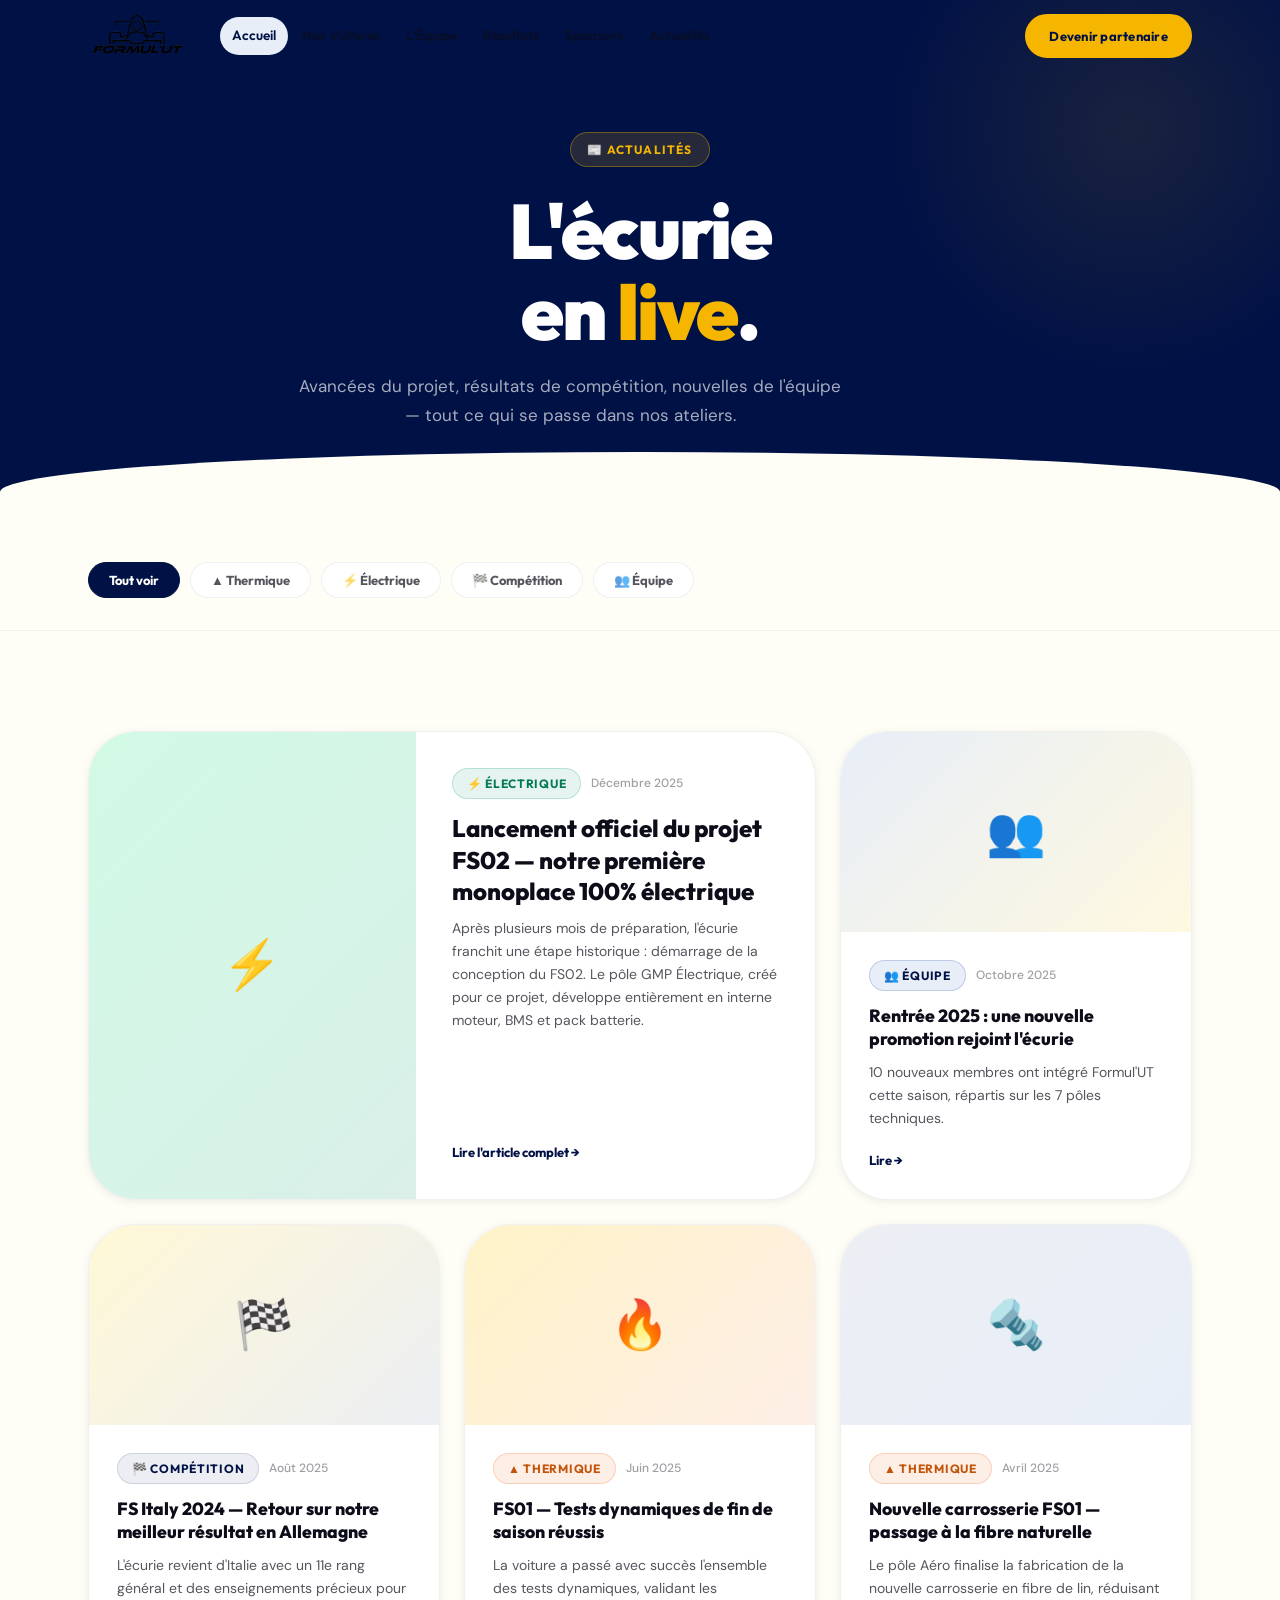
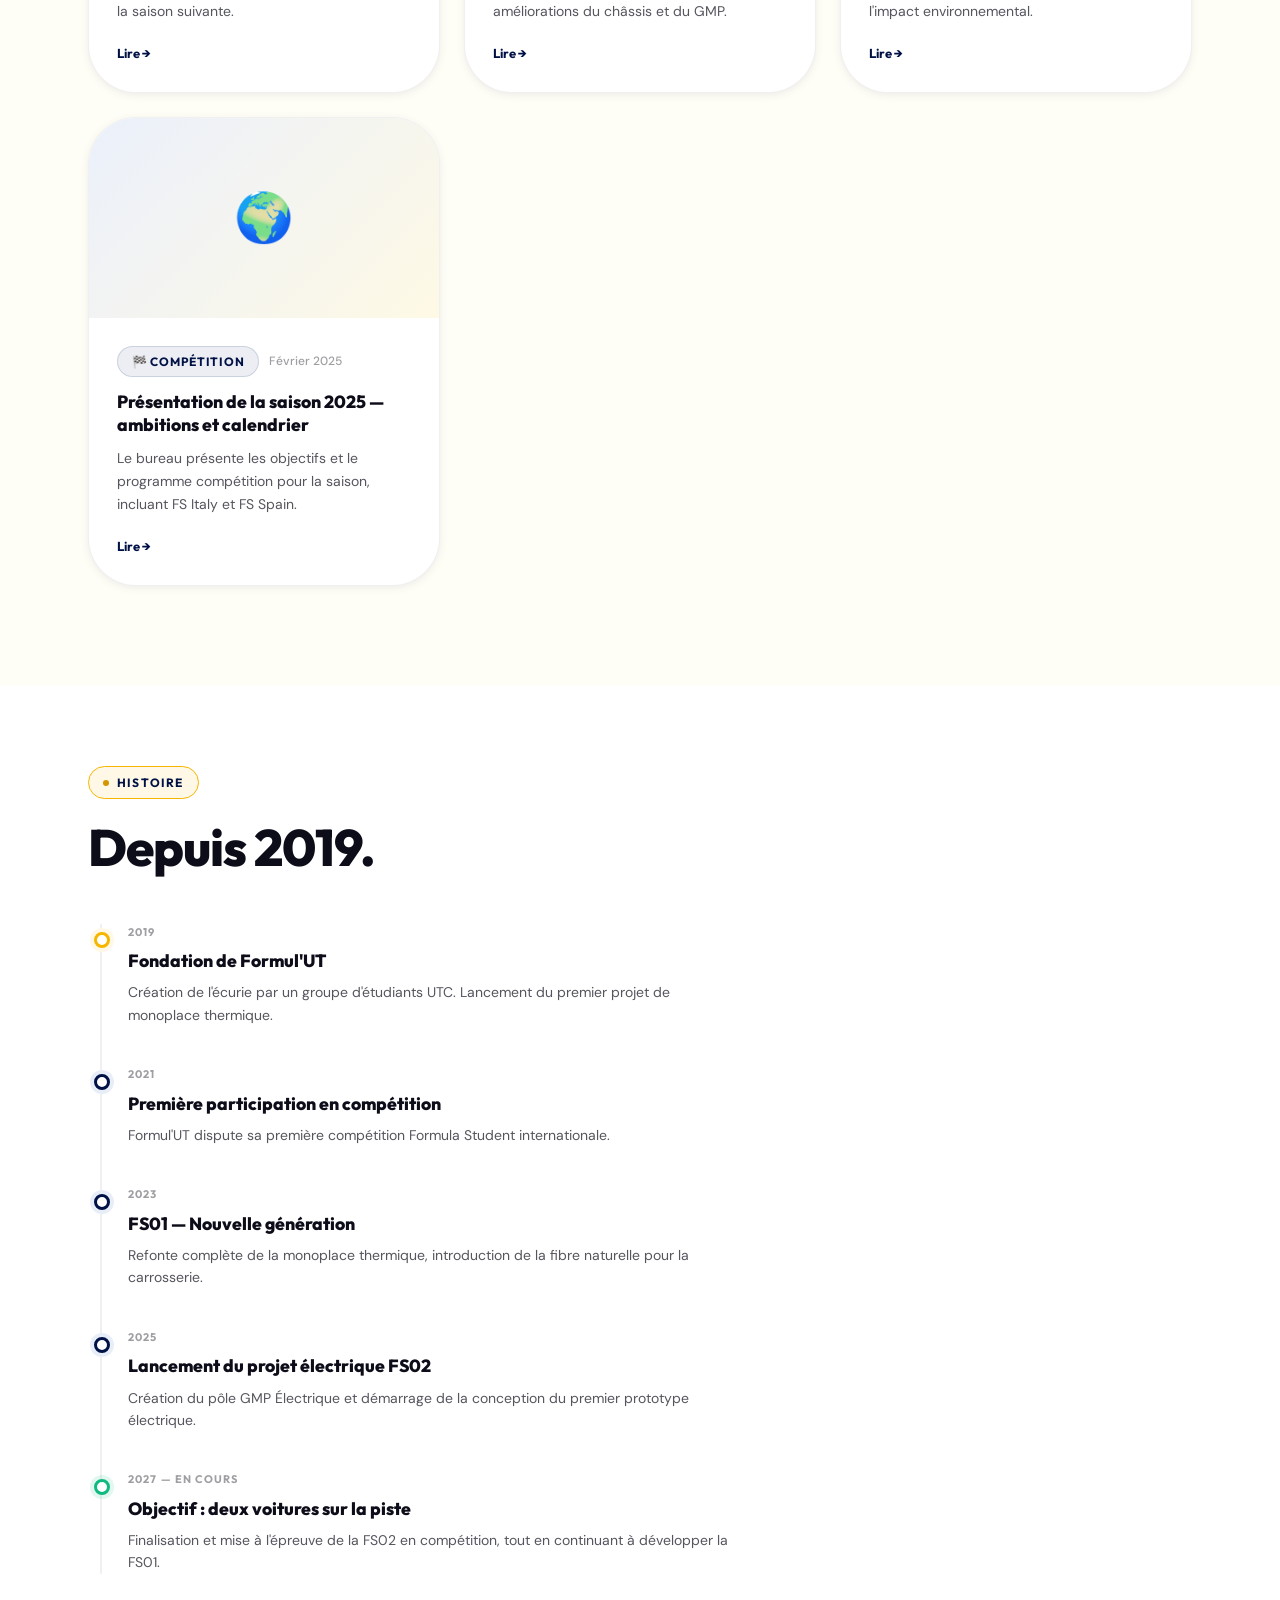
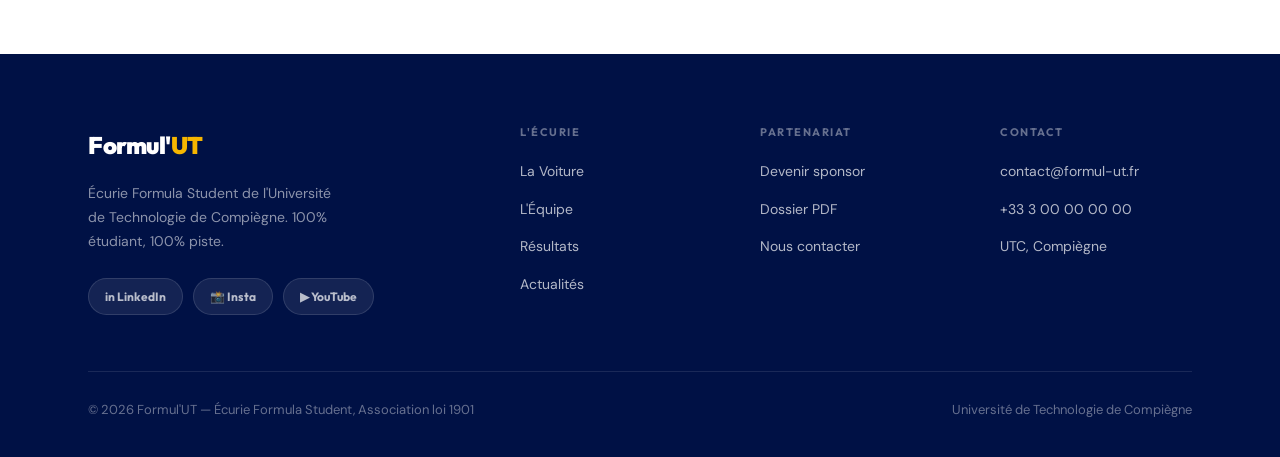
<file: pages/actualites.html>
<!DOCTYPE html>
<html lang="fr">
<head>
  <meta charset="UTF-8" />
  <meta name="viewport" content="width=device-width, initial-scale=1.0" />
  <title>Actualités — Formul'UT</title>
  <meta name="description" content="Toute l'actualité de l'écurie Formul'UT : avancées projet, résultats, vie d'équipe." />
  <!-- Lien relatif remontant au dossier racine (../) pour atteindre le CSS -->
  <link rel="stylesheet" href="../css/style.css" />
</head>
<body>

<nav class="nav transparent" id="navbar">
  <div class="nav-inner">
    <a href="../index.html" class="nav-logo">
      <img src="../photos/logo.png" alt="Formul'UT" class="nav-logo-img" />
    </a>
    <ul class="nav-links">
      <li><a href="../index.html" class="active">Accueil</a></li>
      <li><a href="voiture.html">Nos Voitures</a></li>
      <li><a href="equipe.html">L'Équipe</a></li>
      <li><a href="resultats.html">Résultats</a></li>
      <li><a href="sponsors.html">Sponsors</a></li>
      <li><a href="actualites.html">Actualités</a></li>
    </ul>
    <div class="nav-end">
      <a href="sponsors.html" class="btn btn-primary btn-sm">Devenir partenaire</a>
    </div>
    <button class="nav-burger" onclick="toggleMobileMenu()" aria-label="Menu">
      <span></span><span></span><span></span>
    </button>
  </div>
</nav>

<div class="mobile-nav" id="mobileNav">
  <a href="../index.html" onclick="toggleMobileMenu()">Accueil</a>
  <a href="voiture.html" onclick="toggleMobileMenu()">La Voiture</a>
  <a href="equipe.html" onclick="toggleMobileMenu()">L'Équipe</a>
  <a href="resultats.html" onclick="toggleMobileMenu()">Résultats</a>
  <a href="sponsors.html" onclick="toggleMobileMenu()">Sponsors</a>
  <a href="actualites.html" onclick="toggleMobileMenu()">Actualités</a>
  <div class="mobile-nav-cta">
    <a href="sponsors.html" class="btn btn-primary" style="width:100%;justify-content:center;">Devenir partenaire →</a>
  </div>
</div>

<section class="page-hero">
  <div class="blob blob-r"></div>
  <div class="container">
    <div class="page-hero-inner">
      <div class="page-hero-eyebrow">📰 Actualités</div>
      <h1>L'écurie<br>en <span>live</span>.</h1>
      <p class="page-hero-sub">Avancées du projet, résultats de compétition, nouvelles de l'équipe — tout ce qui se passe dans nos ateliers.</p>
    </div>
  </div>
  <div class="page-hero-arc"></div>
</section>

<div class="filters-bar">
  <div class="container">
    <div class="filters-inner">
      <button class="filter-btn active" onclick="filterNews('all', this)">Tout voir</button>
      <button class="filter-btn" onclick="filterNews('thermo', this)">▲ Thermique</button>
      <button class="filter-btn" onclick="filterNews('elec', this)">⚡ Électrique</button>
      <button class="filter-btn" onclick="filterNews('competition', this)">🏁 Compétition</button>
      <button class="filter-btn" onclick="filterNews('equipe', this)">👥 Équipe</button>
    </div>
  </div>
</div>

<section class="news-section">
  <div class="container">
    <div class="news-grid-full" id="newsGrid">
      <div class="article-card featured reveal" data-cat="elec">
        <div class="article-img" style="background:linear-gradient(135deg,#D1FAE5,rgba(5,150,105,0.15));">⚡</div>
        <div class="article-body">
          <div class="article-meta"><span class="tag tag-elec">⚡ Électrique</span><span class="article-date">Décembre 2025</span></div>
          <div class="article-title">Lancement officiel du projet FS02 — notre première monoplace 100% électrique</div>
          <div class="article-excerpt">Après plusieurs mois de préparation, l'écurie franchit une étape historique : démarrage de la conception du FS02. Le pôle GMP Électrique, créé pour ce projet, développe entièrement en interne moteur, BMS et pack batterie.</div>
          <a href="#" class="article-link">Lire l'article complet →</a>
        </div>
      </div>
      <div class="article-card reveal reveal-delay-1" data-cat="equipe">
        <div class="article-img" style="background:linear-gradient(135deg,var(--blue-pale),rgba(245,200,0,0.12));">👥</div>
        <div class="article-body">
          <div class="article-meta"><span class="tag tag-news">👥 Équipe</span><span class="article-date">Octobre 2025</span></div>
          <div class="article-title">Rentrée 2025 : une nouvelle promotion rejoint l'écurie</div>
          <div class="article-excerpt">10 nouveaux membres ont intégré Formul'UT cette saison, répartis sur les 7 pôles techniques.</div>
          <a href="#" class="article-link">Lire →</a>
        </div>
      </div>
      <div class="article-card reveal" data-cat="competition">
        <div class="article-img" style="background:linear-gradient(135deg,#FFF8D6,rgba(13,43,107,0.08));">🏁</div>
        <div class="article-body">
          <div class="article-meta"><span class="tag" style="background:rgba(13,43,107,0.08);color:var(--blue);border:1.5px solid rgba(13,43,107,0.15);">🏁 Compétition</span><span class="article-date">Août 2025</span></div>
          <div class="article-title">FS Italy 2024 — Retour sur notre meilleur résultat en Allemagne</div>
          <div class="article-excerpt">L'écurie revient d'Italie avec un 11e rang général et des enseignements précieux pour la saison suivante.</div>
          <a href="#" class="article-link">Lire →</a>
        </div>
      </div>
      <div class="article-card reveal reveal-delay-1" data-cat="thermo">
        <div class="article-img" style="background:linear-gradient(135deg,#FEF3C7,rgba(234,88,12,0.1));">🔥</div>
        <div class="article-body">
          <div class="article-meta"><span class="tag tag-thermo">▲ Thermique</span><span class="article-date">Juin 2025</span></div>
          <div class="article-title">FS01 — Tests dynamiques de fin de saison réussis</div>
          <div class="article-excerpt">La voiture a passé avec succès l'ensemble des tests dynamiques, validant les améliorations du châssis et du GMP.</div>
          <a href="#" class="article-link">Lire →</a>
        </div>
      </div>
      <div class="article-card reveal reveal-delay-2" data-cat="thermo">
        <div class="article-img" style="background:linear-gradient(135deg,rgba(13,43,107,0.08),var(--blue-pale));">🔩</div>
        <div class="article-body">
          <div class="article-meta"><span class="tag tag-thermo">▲ Thermique</span><span class="article-date">Avril 2025</span></div>
          <div class="article-title">Nouvelle carrosserie FS01 — passage à la fibre naturelle</div>
          <div class="article-excerpt">Le pôle Aéro finalise la fabrication de la nouvelle carrosserie en fibre de lin, réduisant l'impact environnemental.</div>
          <a href="#" class="article-link">Lire →</a>
        </div>
      </div>
      <div class="article-card reveal" data-cat="competition">
        <div class="article-img" style="background:linear-gradient(135deg,#EBF0FB,rgba(245,200,0,0.1));">🌍</div>
        <div class="article-body">
          <div class="article-meta"><span class="tag" style="background:rgba(13,43,107,0.08);color:var(--blue);border:1.5px solid rgba(13,43,107,0.15);">🏁 Compétition</span><span class="article-date">Février 2025</span></div>
          <div class="article-title">Présentation de la saison 2025 — ambitions et calendrier</div>
          <div class="article-excerpt">Le bureau présente les objectifs et le programme compétition pour la saison, incluant FS Italy et FS Spain.</div>
          <a href="#" class="article-link">Lire →</a>
        </div>
      </div>
    </div>
  </div>
</section>

<section class="timeline-section">
  <div class="container">
    <div class="reveal"><span class="eyebrow"><span class="eyebrow-dot"></span>Histoire</span><h2 class="display-lg" style="margin-bottom:48px;">Depuis 2019.</h2></div>
    <div class="timeline reveal">
      <div class="timeline-item"><div class="timeline-dot" style="border-color:var(--yellow);box-shadow:0 0 0 4px var(--yellow-pale);"></div><div class="timeline-date">2019</div><div class="timeline-title">Fondation de Formul'UT</div><div class="timeline-desc">Création de l'écurie par un groupe d'étudiants UTC. Lancement du premier projet de monoplace thermique.</div></div>
      <div class="timeline-item"><div class="timeline-dot"></div><div class="timeline-date">2021</div><div class="timeline-title">Première participation en compétition</div><div class="timeline-desc">Formul'UT dispute sa première compétition Formula Student internationale.</div></div>
      <div class="timeline-item"><div class="timeline-dot"></div><div class="timeline-date">2023</div><div class="timeline-title">FS01 — Nouvelle génération</div><div class="timeline-desc">Refonte complète de la monoplace thermique, introduction de la fibre naturelle pour la carrosserie.</div></div>
      <div class="timeline-item"><div class="timeline-dot"></div><div class="timeline-date">2025</div><div class="timeline-title">Lancement du projet électrique FS02</div><div class="timeline-desc">Création du pôle GMP Électrique et démarrage de la conception du premier prototype électrique.</div></div>
      <div class="timeline-item"><div class="timeline-dot" style="border-color:#10B981;box-shadow:0 0 0 4px rgba(16,185,129,0.12);"></div><div class="timeline-date">2027 — En cours</div><div class="timeline-title">Objectif : deux voitures sur la piste</div><div class="timeline-desc">Finalisation et mise à l'épreuve de la FS02 en compétition, tout en continuant à développer la FS01.</div></div>
    </div>
  </div>
</section>

<footer class="footer">
  <div class="container">
    <div class="footer-grid">
      <div class="footer-brand">
        <div class="footer-logo-text">Formul'<span>UT</span></div>
        <p>Écurie Formula Student de l'Université de Technologie de Compiègne. 100% étudiant, 100% piste.</p>
        <div class="footer-social">
          <a href="https://www.linkedin.com/company/formul-ut/home/" class="social-pill">in LinkedIn</a>
          <a href="https://www.instagram.com/formul.ut/" class="social-pill">📸 Insta</a>
          <a href="#" class="social-pill">▶ YouTube</a>
        </div>
      </div>
      <div class="footer-col">
        <h4>L'écurie</h4>
        <ul>
          <li><a href="voiture.html">La Voiture</a></li>
          <li><a href="equipe.html">L'Équipe</a></li>
          <li><a href="resultats.html">Résultats</a></li>
          <li><a href="actualites.html">Actualités</a></li>
        </ul>
      </div>
      <div class="footer-col">
        <h4>Partenariat</h4>
        <ul>
          <li><a href="sponsors.html">Devenir sponsor</a></li>
          <li><a href="../assets/dossier-sponsoring.pdf">Dossier PDF</a></li>
          <li><a href="contact.html">Nous contacter</a></li>
        </ul>
      </div>
      <div class="footer-col">
        <h4>Contact</h4>
        <ul>
          <li><a href="mailto:contact@formul-ut.fr">contact@formul-ut.fr</a></li>
          <li><a href="tel:+33300000000">+33 3 00 00 00 00</a></li>
          <li><a href="#">UTC, Compiègne</a></li>
        </ul>
      </div>
    </div>
    <div class="footer-bottom">
      <p>© 2026 Formul'UT — Écurie Formula Student, Association loi 1901</p>
      <p>Université de Technologie de Compiègne</p>
    </div>
  </div>
</footer>

<script>
function filterNews(cat, btn) {
  document.querySelectorAll('.filter-btn').forEach(b => b.classList.remove('active'));
  btn.classList.add('active');
  document.querySelectorAll('.article-card').forEach(card => {
    card.style.display = (cat === 'all' || card.dataset.cat === cat) ? '' : 'none';
  });
}
</script>
<script src="../js/shared.js"></script>
</body>
</html>
</file>
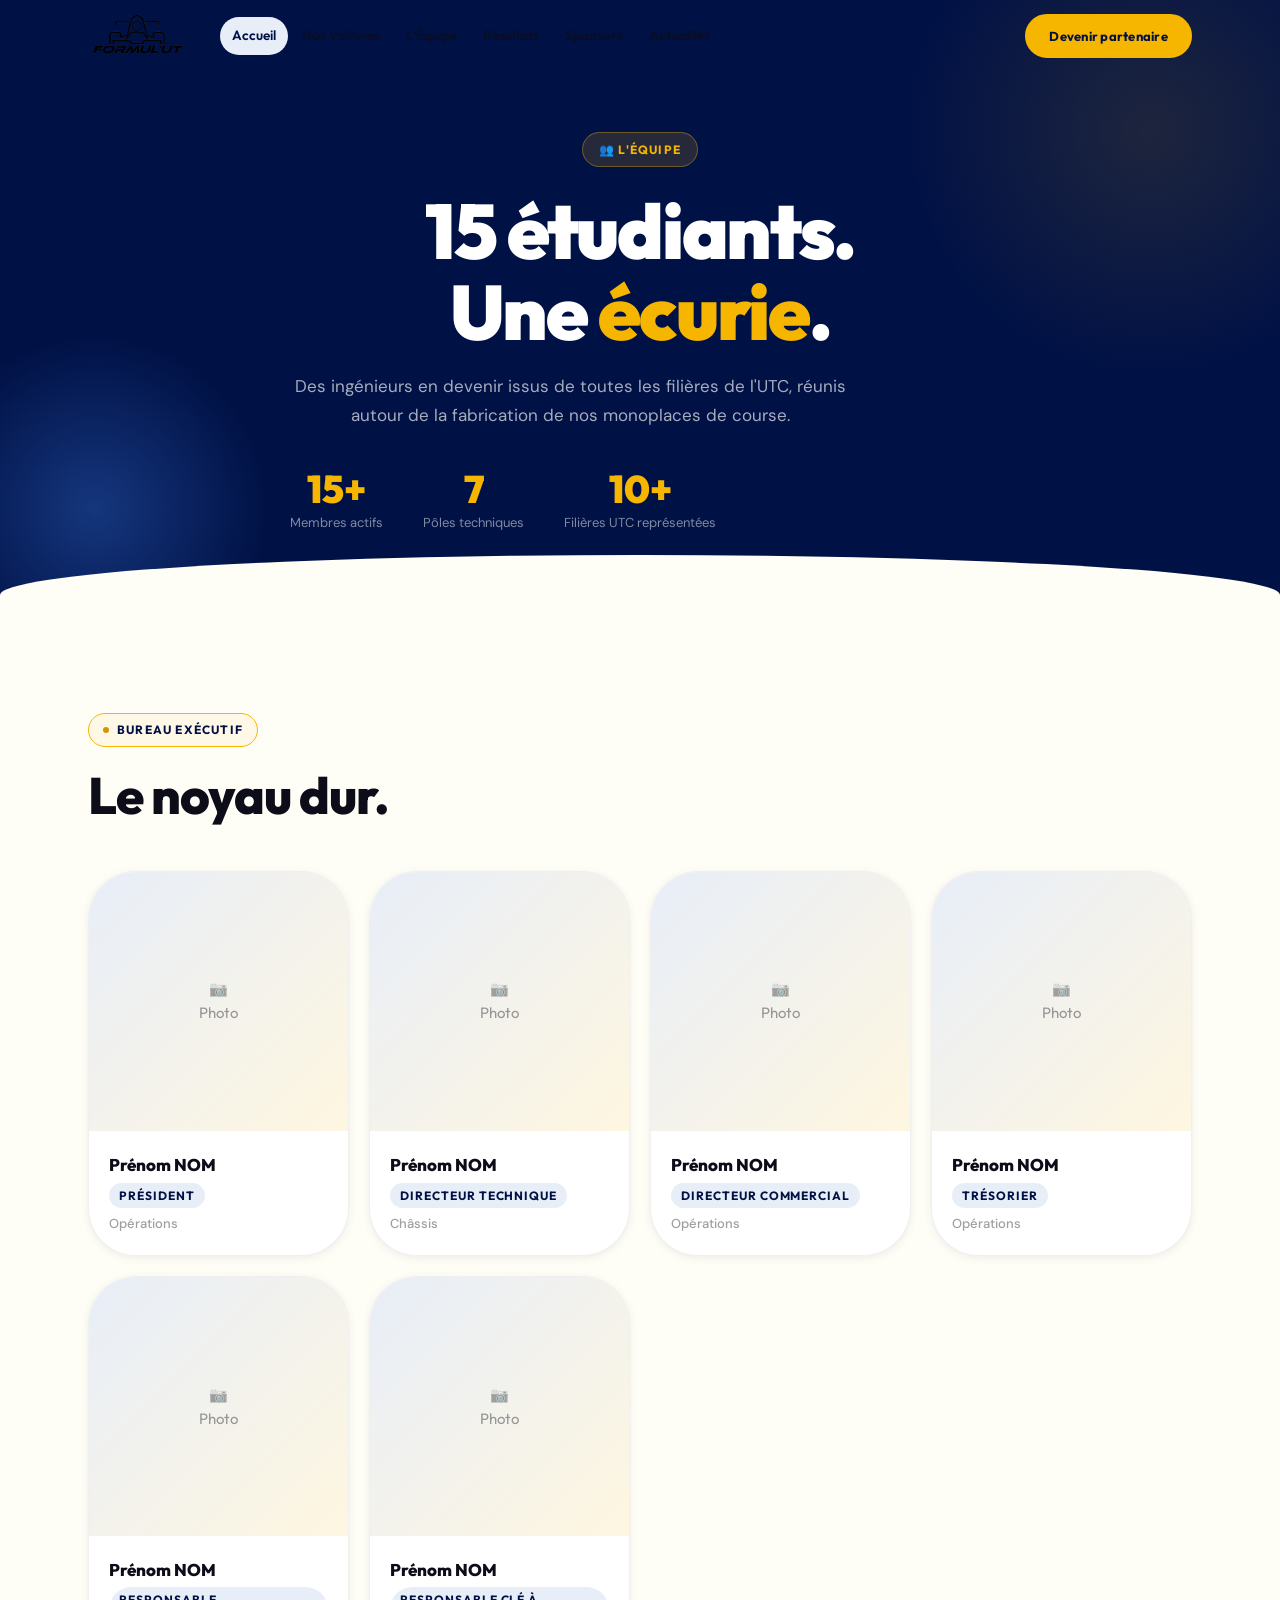
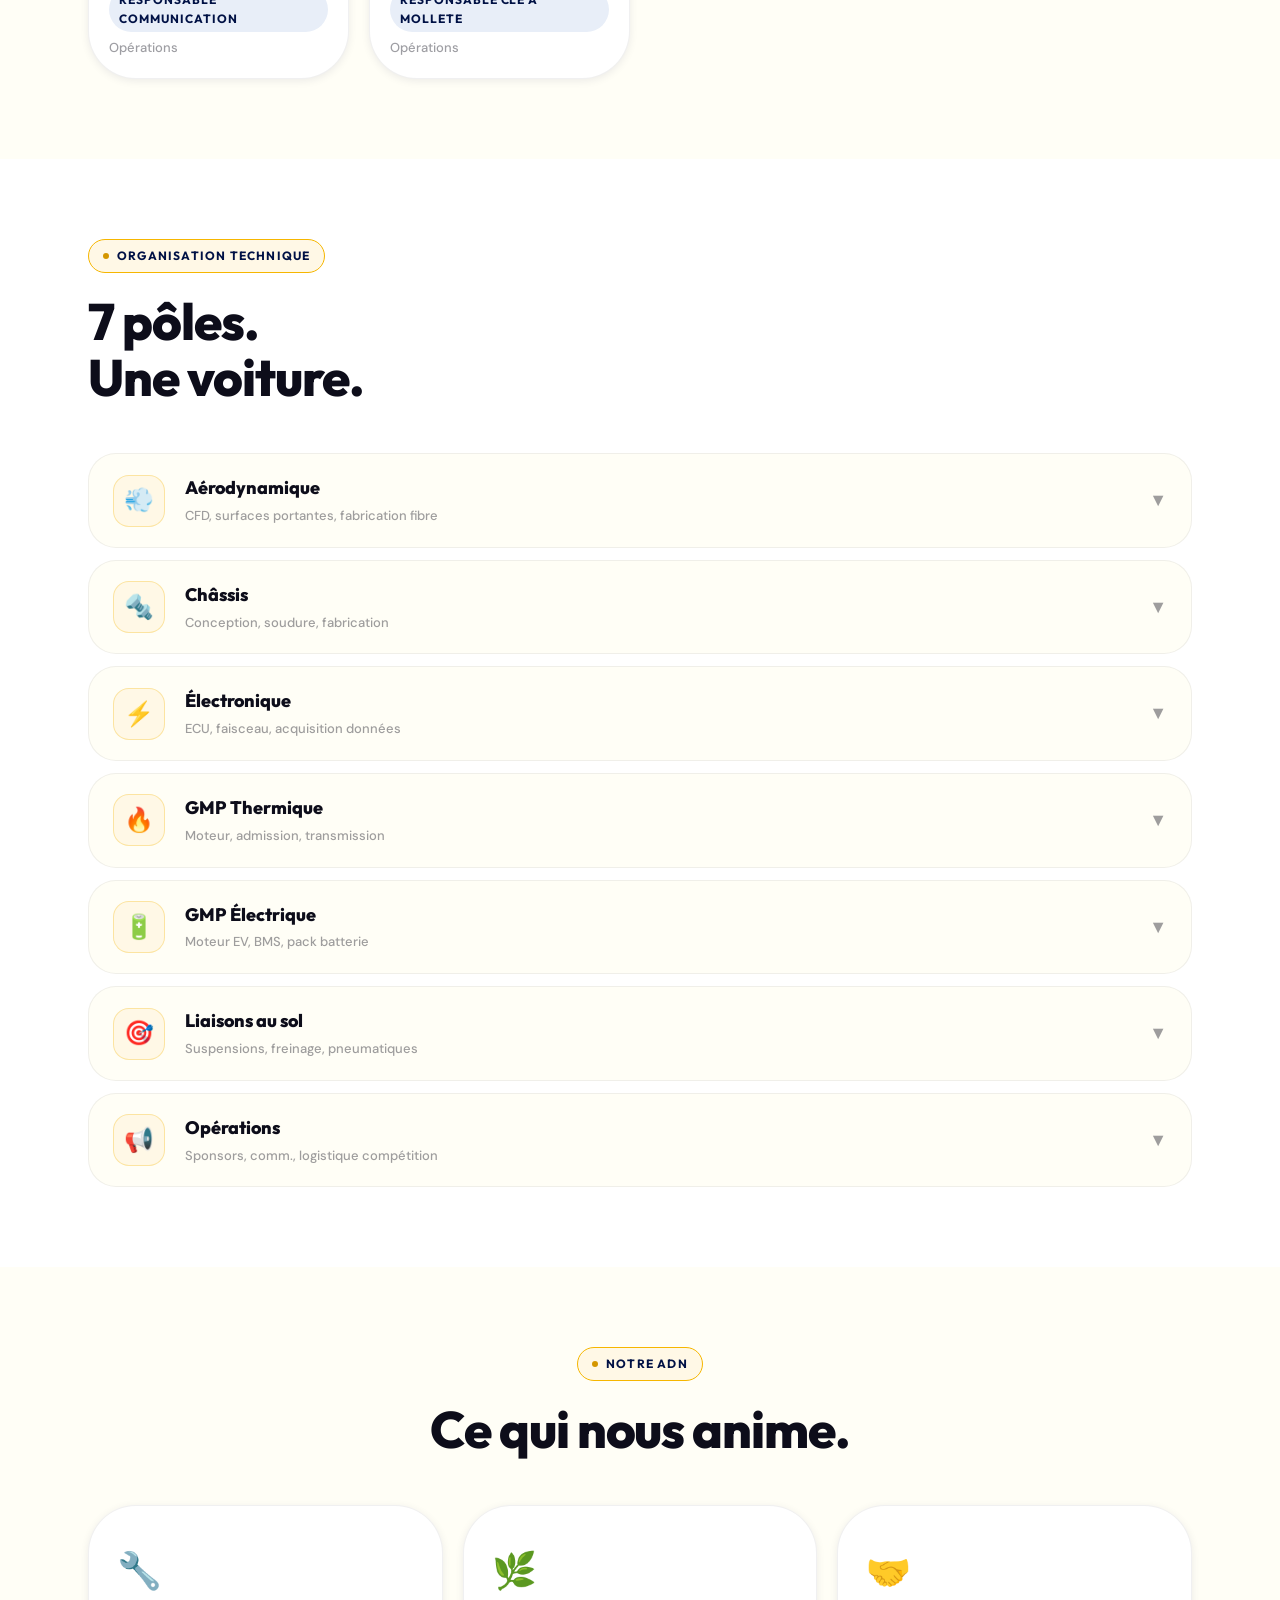
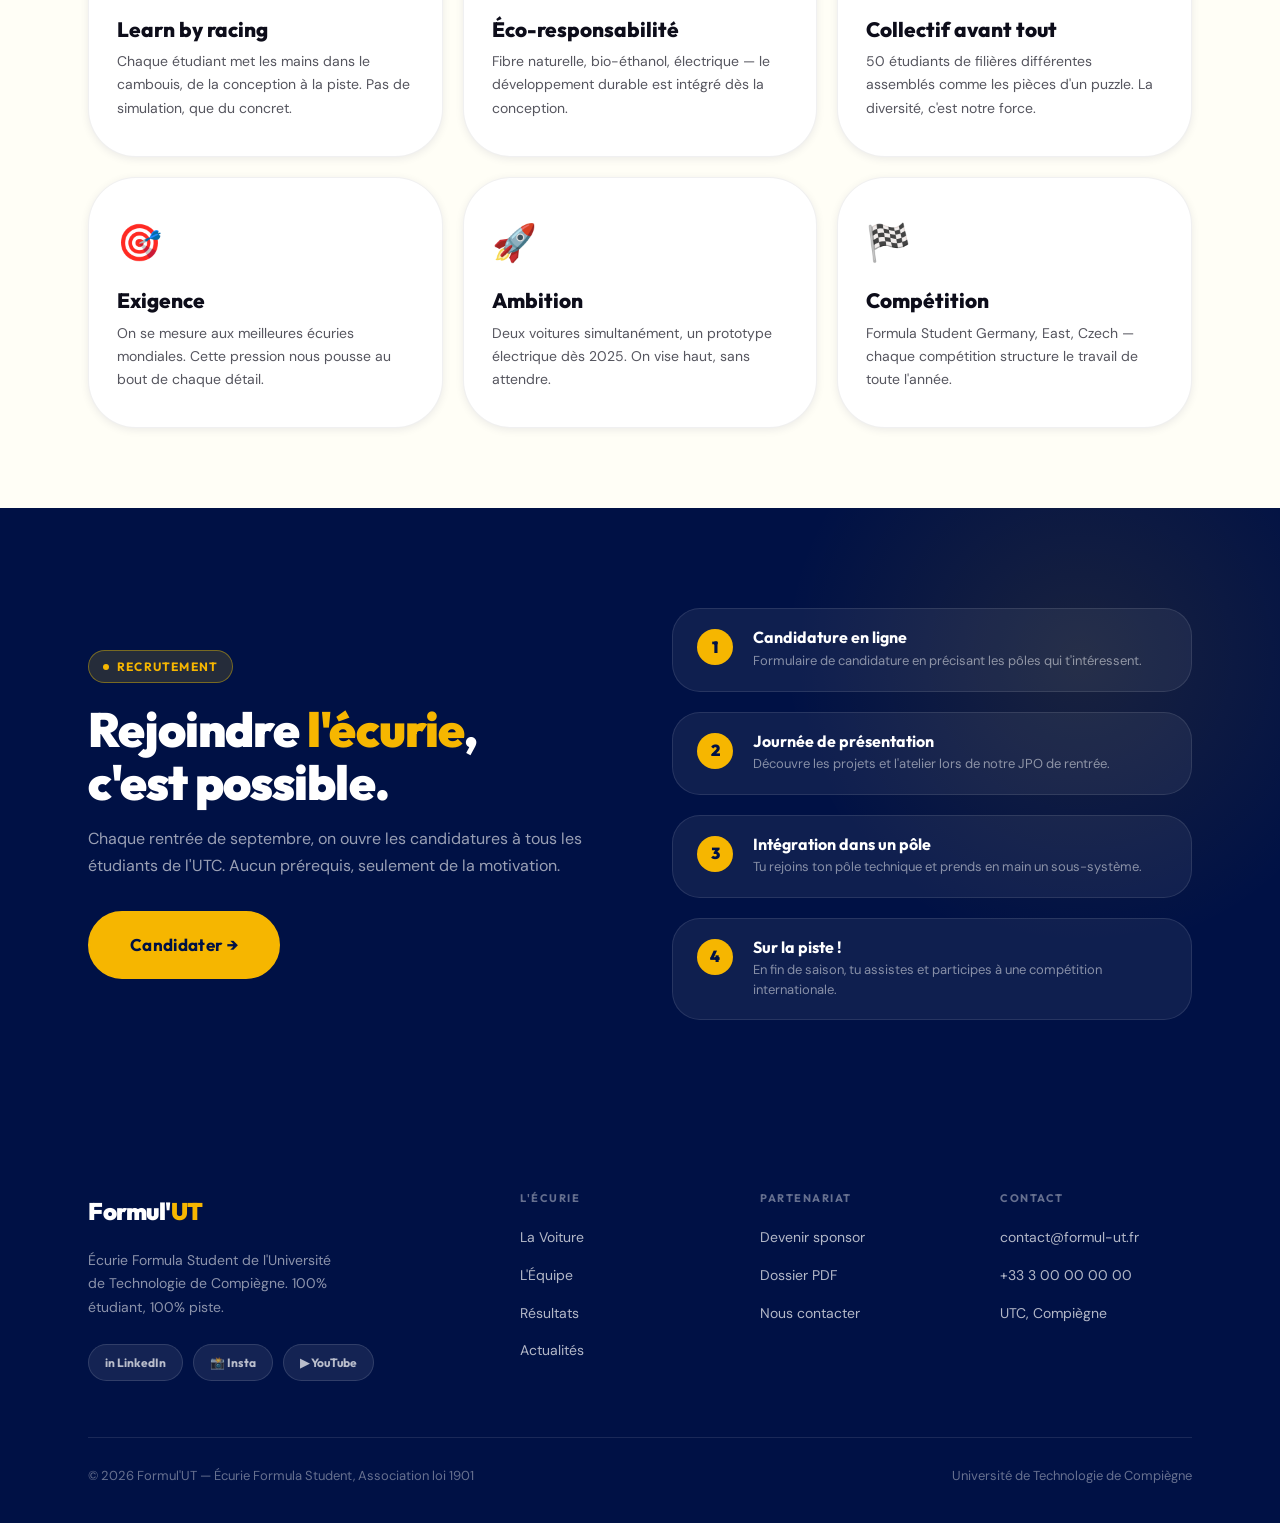
<file: pages/equipe.html>
<!DOCTYPE html>
<html lang="fr">
<head>
<meta charset="UTF-8" />
<meta name="viewport" content="width=device-width, initial-scale=1.0" />
<title>L'Équipe — Formul'UT</title>
<meta name="description" content="L'équipe de l'écurie Formul'UT : bureau, pôles techniques, et comment nous rejoindre." />
  <link rel="stylesheet" href="../css/style.css" />
</head>
<body>

<nav class="nav transparent" id="navbar">
  <div class="nav-inner">
    <a href="../index.html" class="nav-logo">
      <img src="../photos/logo.png" alt="Formul'UT" class="nav-logo-img" />
    </a>
    <ul class="nav-links">
      <li><a href="../index.html" class="active">Accueil</a></li>
      <li><a href="voiture.html">Nos Voitures</a></li>
      <li><a href="equipe.html">L'Équipe</a></li>
      <li><a href="resultats.html">Résultats</a></li>
      <li><a href="sponsors.html">Sponsors</a></li>
      <li><a href="actualites.html">Actualités</a></li>
    </ul>
    <div class="nav-end">
      <a href="sponsors.html" class="btn btn-primary btn-sm">Devenir partenaire</a>
    </div>
    <button class="nav-burger" onclick="toggleMobileMenu()" aria-label="Menu">
      <span></span><span></span><span></span>
    </button>
  </div>
</nav>

<div class="mobile-nav" id="mobileNav">
  <a href="../index.html" onclick="toggleMobileMenu()">Accueil</a>
  <a href="voiture.html" onclick="toggleMobileMenu()">La Voiture</a>
  <a href="equipe.html" onclick="toggleMobileMenu()">L'Équipe</a>
  <a href="resultats.html" onclick="toggleMobileMenu()">Résultats</a>
  <a href="sponsors.html" onclick="toggleMobileMenu()">Sponsors</a>
  <a href="actualites.html" onclick="toggleMobileMenu()">Actualités</a>
  <div class="mobile-nav-cta">
    <a href="sponsors.html" class="btn btn-primary" style="width:100%;justify-content:center;">Devenir partenaire →</a>
  </div>
</div>

<section class="page-hero">
  <div class="blob blob-1"></div>
  <div class="blob blob-2"></div>
  <div class="container">
    <div class="page-hero-inner">
      <div class="page-hero-eyebrow">👥 L'équipe</div>
      <h1>15 étudiants.<br>Une <span>écurie</span>.</h1>
      <p class="page-hero-sub">Des ingénieurs en devenir issus de toutes les filières de l'UTC, réunis autour de la fabrication de nos monoplaces de course.</p>
      <div class="hero-stat-strip">
        <div class="hero-stat"><div class="hero-stat-val">15+</div><div class="hero-stat-lbl">Membres actifs</div></div>
        <div class="hero-stat"><div class="hero-stat-val">7</div><div class="hero-stat-lbl">Pôles techniques</div></div>
        <div class="hero-stat"><div class="hero-stat-val">10+</div><div class="hero-stat-lbl">Filières UTC représentées</div></div>
      </div>
    </div>
  </div>
  <div class="page-hero-arc"></div>
</section>

<section class="bureau-section">
  <div class="container">
    <div class="reveal">
      <span class="eyebrow"><span class="eyebrow-dot"></span>Bureau exécutif</span>
      <h2 class="display-lg">Le noyau dur.</h2>
    </div>
    <div class="bureau-grid">
      <div class="member-card reveal">
        <div class="member-photo">📷<br>Photo</div>
        <div class="member-info"><div class="member-name">Prénom NOM</div><div class="member-role">Président</div><div class="member-pole">Opérations</div></div>
      </div>
      <div class="member-card reveal reveal-delay-1">
        <div class="member-photo">📷<br>Photo</div>
        <div class="member-info"><div class="member-name">Prénom NOM</div><div class="member-role">Directeur Technique</div><div class="member-pole">Châssis</div></div>
      </div>
      <div class="member-card reveal reveal-delay-2">
        <div class="member-photo">📷<br>Photo</div>
        <div class="member-info"><div class="member-name">Prénom NOM</div><div class="member-role">Directeur Commercial</div><div class="member-pole">Opérations</div></div>
      </div>
      <div class="member-card reveal reveal-delay-3">
        <div class="member-photo">📷<br>Photo</div>
        <div class="member-info"><div class="member-name">Prénom NOM</div><div class="member-role">Trésorier</div><div class="member-pole">Opérations</div></div>
      </div>
      <div class="member-card reveal">
        <div class="member-photo">📷<br>Photo</div>
        <div class="member-info"><div class="member-name">Prénom NOM</div><div class="member-role">Responsable Communication</div><div class="member-pole">Opérations</div></div>
      </div>
      <div class="member-card reveal">
        <div class="member-photo">📷<br>Photo</div>
        <div class="member-info"><div class="member-name">Prénom NOM</div><div class="member-role">Responsable Clé à mollete</div><div class="member-pole">Opérations</div></div>
      </div>
    </div>
  </div>
</section>

<section class="poles-section">
  <div class="container">
    <div class="reveal">
      <span class="eyebrow"><span class="eyebrow-dot"></span>Organisation technique</span>
      <h2 class="display-lg">7 pôles.<br>Une voiture.</h2>
    </div>
    <div class="poles-accordion">
      <div class="pole-item reveal" onclick="togglePole(this)">
        <div class="pole-header"><div class="pole-header-icon">💨</div><div class="pole-header-text"><div class="pole-header-name">Aérodynamique</div><div class="pole-header-count">CFD, surfaces portantes, fabrication fibre</div></div><span class="pole-chevron">▼</span></div>
        <div class="pole-body"><p class="pole-body-desc">Conception et fabrication des éléments aérodynamiques : aileron avant, aileron arrière, diffuseur, carrosserie. Simulation CFD et fabrication composite en fibre naturelle.</p></div>
      </div>
      <div class="pole-item reveal" onclick="togglePole(this)">
        <div class="pole-header"><div class="pole-header-icon">🔩</div><div class="pole-header-text"><div class="pole-header-name">Châssis</div><div class="pole-header-count">Conception, soudure, fabrication</div></div><span class="pole-chevron">▼</span></div>
        <div class="pole-body"><p class="pole-body-desc">Conception du châssis tubulaire acier, calculs de résistance, fabrication et assemblage à l'atelier. Intégration de tous les sous-systèmes.</p></div>
      </div>
      <div class="pole-item reveal" onclick="togglePole(this)">
        <div class="pole-header"><div class="pole-header-icon">⚡</div><div class="pole-header-text"><div class="pole-header-name">Électronique</div><div class="pole-header-count">ECU, faisceau, acquisition données</div></div><span class="pole-chevron">▼</span></div>
        <div class="pole-body"><p class="pole-body-desc">Développement de l'ECU, faisceau électrique, acquisition de données temps réel, tableau de bord pilote et logiciels embarqués.</p></div>
      </div>
      <div class="pole-item reveal" onclick="togglePole(this)">
        <div class="pole-header"><div class="pole-header-icon">🔥</div><div class="pole-header-text"><div class="pole-header-name">GMP Thermique</div><div class="pole-header-count">Moteur, admission, transmission</div></div><span class="pole-chevron">▼</span></div>
        <div class="pole-body"><p class="pole-body-desc">Préparation du monocylindre 450cc, admission, échappement, gestion carburant bio-éthanol, transmission et embrayage.</p></div>
      </div>
      <div class="pole-item reveal" onclick="togglePole(this)">
        <div class="pole-header"><div class="pole-header-icon">🔋</div><div class="pole-header-text"><div class="pole-header-name">GMP Électrique</div><div class="pole-header-count">Moteur EV, BMS, pack batterie</div></div><span class="pole-chevron">▼</span></div>
        <div class="pole-body"><p class="pole-body-desc">Pôle créé en 2025 pour le projet FS02 : moteur électrique, inverter, BMS custom et pack batterie, développés en interne.</p></div>
      </div>
      <div class="pole-item reveal" onclick="togglePole(this)">
        <div class="pole-header"><div class="pole-header-icon">🎯</div><div class="pole-header-text"><div class="pole-header-name">Liaisons au sol</div><div class="pole-header-count">Suspensions, freinage, pneumatiques</div></div><span class="pole-chevron">▼</span></div>
        <div class="pole-body"><p class="pole-body-desc">Suspensions double triangles, géométrie, système de freinage, sélection et gestion des pneumatiques.</p></div>
      </div>
      <div class="pole-item reveal" onclick="togglePole(this)">
        <div class="pole-header"><div class="pole-header-icon">📢</div><div class="pole-header-text"><div class="pole-header-name">Opérations</div><div class="pole-header-count">Sponsors, comm., logistique compétition</div></div><span class="pole-chevron">▼</span></div>
        <div class="pole-body"><p class="pole-body-desc">Gestion des partenariats, communication réseaux, logistique compétitions, relations UTC, recrutement.</p></div>
      </div>
    </div>
  </div>
</section>

<section class="valeurs-section">
  <div class="container">
    <div class="reveal" style="text-align:center;"><span class="eyebrow"><span class="eyebrow-dot"></span>Notre ADN</span><h2 class="display-lg">Ce qui nous anime.</h2></div>
    <div class="valeurs-grid">
      <div class="valeur-card reveal"><div class="valeur-icon">🔧</div><h3>Learn by racing</h3><p>Chaque étudiant met les mains dans le cambouis, de la conception à la piste. Pas de simulation, que du concret.</p></div>
      <div class="valeur-card reveal reveal-delay-1"><div class="valeur-icon">🌿</div><h3>Éco-responsabilité</h3><p>Fibre naturelle, bio-éthanol, électrique — le développement durable est intégré dès la conception.</p></div>
      <div class="valeur-card reveal reveal-delay-2"><div class="valeur-icon">🤝</div><h3>Collectif avant tout</h3><p>50 étudiants de filières différentes assemblés comme les pièces d'un puzzle. La diversité, c'est notre force.</p></div>
      <div class="valeur-card reveal"><div class="valeur-icon">🎯</div><h3>Exigence</h3><p>On se mesure aux meilleures écuries mondiales. Cette pression nous pousse au bout de chaque détail.</p></div>
      <div class="valeur-card reveal reveal-delay-1"><div class="valeur-icon">🚀</div><h3>Ambition</h3><p>Deux voitures simultanément, un prototype électrique dès 2025. On vise haut, sans attendre.</p></div>
      <div class="valeur-card reveal reveal-delay-2"><div class="valeur-icon">🏁</div><h3>Compétition</h3><p>Formula Student Germany, East, Czech — chaque compétition structure le travail de toute l'année.</p></div>
    </div>
  </div>
</section>

<section class="rejoindre-section" id="rejoindre">
  <div class="blob rejoindre-blob"></div>
  <div class="container">
    <div class="rejoindre-inner">
      <div class="rejoindre-text reveal">
        <span class="eyebrow" style="background:rgba(245,200,0,0.15);border-color:rgba(245,200,0,0.4);color:var(--yellow);"><span class="eyebrow-dot" style="background:var(--yellow);"></span>Recrutement</span>
        <h2>Rejoindre <span>l'écurie</span>,<br>c'est possible.</h2>
        <p>Chaque rentrée de septembre, on ouvre les candidatures à tous les étudiants de l'UTC. Aucun prérequis, seulement de la motivation.</p>
        <a href="contact.html" class="btn btn-primary btn-lg">Candidater →</a>
      </div>
      <div class="rejoindre-steps reveal reveal-delay-1">
        <div class="rejoindre-step"><div class="step-num">1</div><div class="step-content"><h4>Candidature en ligne</h4><p>Formulaire de candidature en précisant les pôles qui t'intéressent.</p></div></div>
        <div class="rejoindre-step"><div class="step-num">2</div><div class="step-content"><h4>Journée de présentation</h4><p>Découvre les projets et l'atelier lors de notre JPO de rentrée.</p></div></div>
        <div class="rejoindre-step"><div class="step-num">3</div><div class="step-content"><h4>Intégration dans un pôle</h4><p>Tu rejoins ton pôle technique et prends en main un sous-système.</p></div></div>
        <div class="rejoindre-step"><div class="step-num">4</div><div class="step-content"><h4>Sur la piste !</h4><p>En fin de saison, tu assistes et participes à une compétition internationale.</p></div></div>
      </div>
    </div>
  </div>
</section>

<footer class="footer">
  <div class="container">
    <div class="footer-grid">
      <div class="footer-brand">
        <div class="footer-logo-text">Formul'<span>UT</span></div>
        <p>Écurie Formula Student de l'Université de Technologie de Compiègne. 100% étudiant, 100% piste.</p>
        <div class="footer-social">
          <a href="https://www.linkedin.com/company/formul-ut/home/" class="social-pill">in LinkedIn</a>
          <a href="https://www.instagram.com/formul.ut/" class="social-pill">📸 Insta</a>
          <a href="#" class="social-pill">▶ YouTube</a>
        </div>
      </div>
      <div class="footer-col">
        <h4>L'écurie</h4>
        <ul>
          <li><a href="voiture.html">La Voiture</a></li>
          <li><a href="equipe.html">L'Équipe</a></li>
          <li><a href="resultats.html">Résultats</a></li>
          <li><a href="actualites.html">Actualités</a></li>
        </ul>
      </div>
      <div class="footer-col">
        <h4>Partenariat</h4>
        <ul>
          <li><a href="sponsors.html">Devenir sponsor</a></li>
          <li><a href="../assets/dossier-sponsoring.pdf">Dossier PDF</a></li>
          <li><a href="contact.html">Nous contacter</a></li>
        </ul>
      </div>
      <div class="footer-col">
        <h4>Contact</h4>
        <ul>
          <li><a href="mailto:contact@formul-ut.fr">contact@formul-ut.fr</a></li>
          <li><a href="tel:+33300000000">+33 3 00 00 00 00</a></li>
          <li><a href="#">UTC, Compiègne</a></li>
        </ul>
      </div>
    </div>
    <div class="footer-bottom">
      <p>© 2026 Formul'UT — Écurie Formula Student, Association loi 1901</p>
      <p>Université de Technologie de Compiègne</p>
    </div>
  </div>
</footer>

<script>
function togglePole(el) { el.classList.toggle('open'); }
</script>

<script src="../js/shared.js"></script>
</body>
</html>
</file>
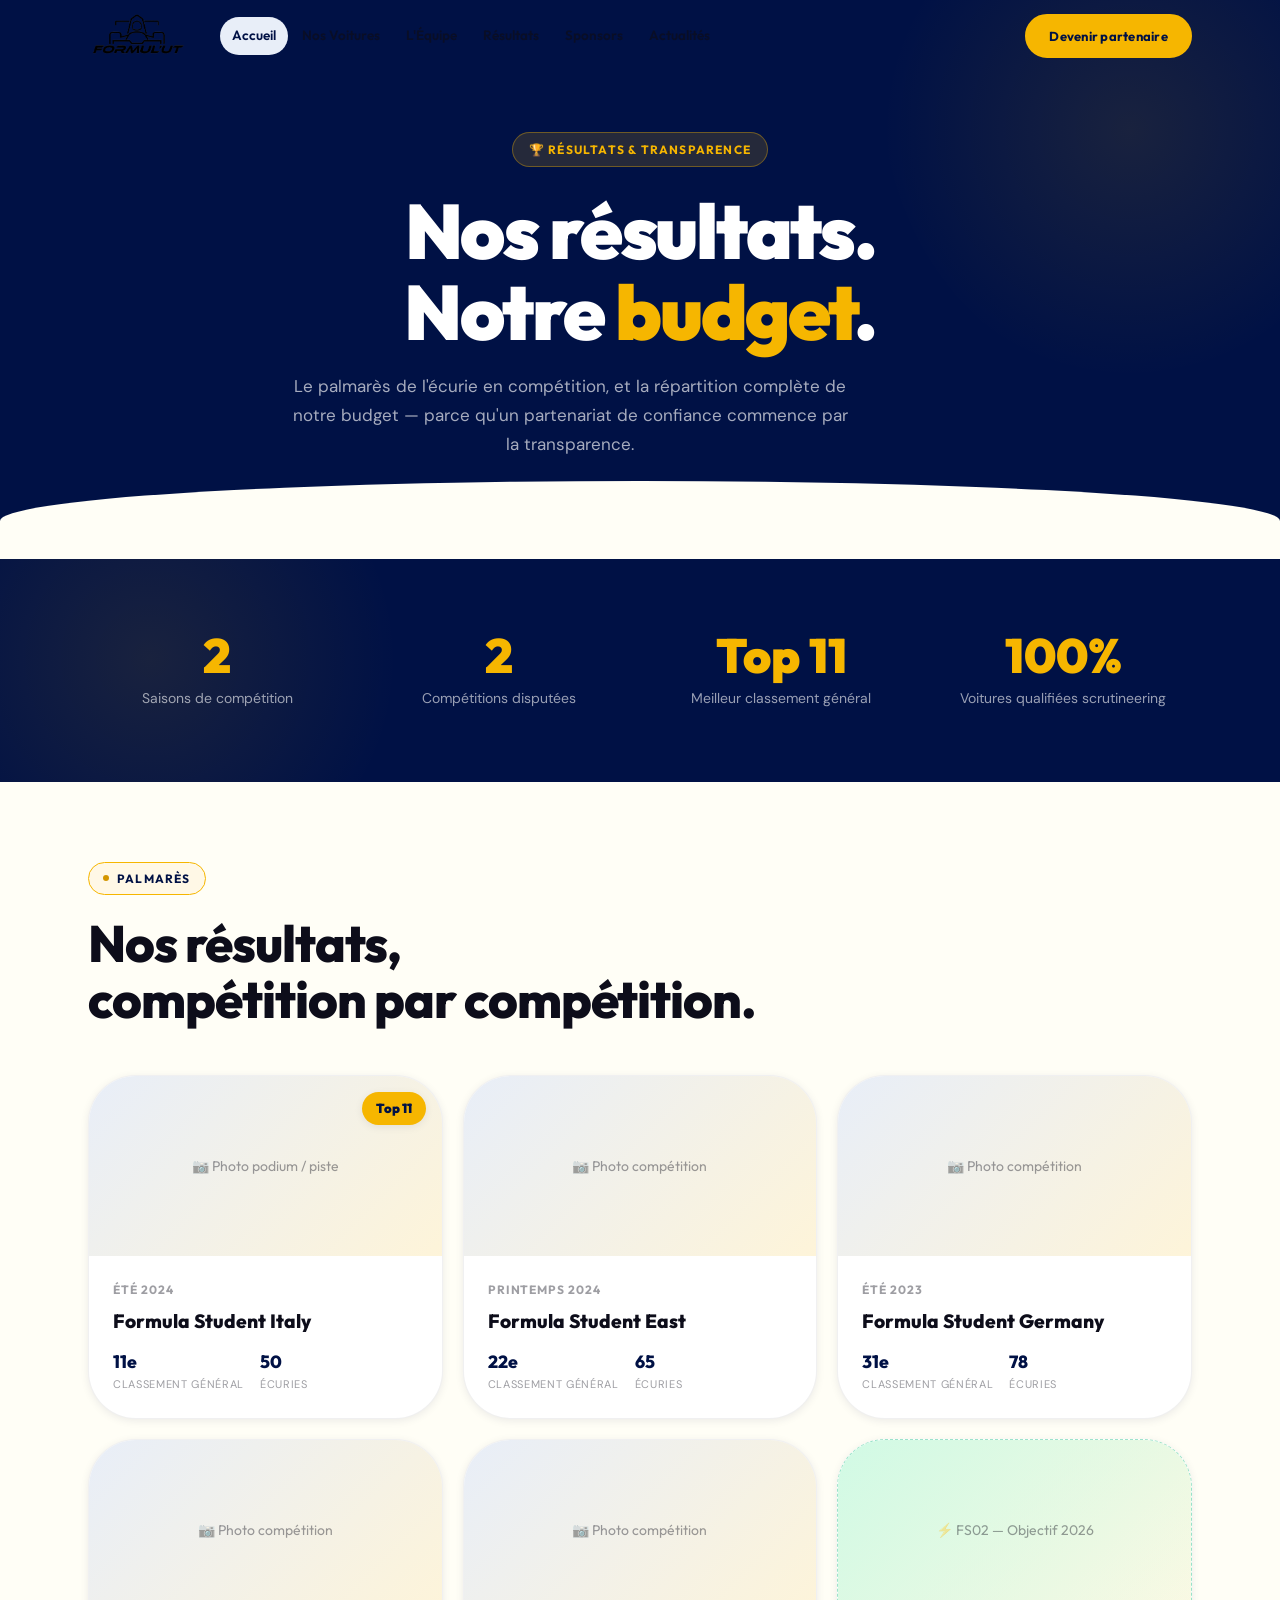
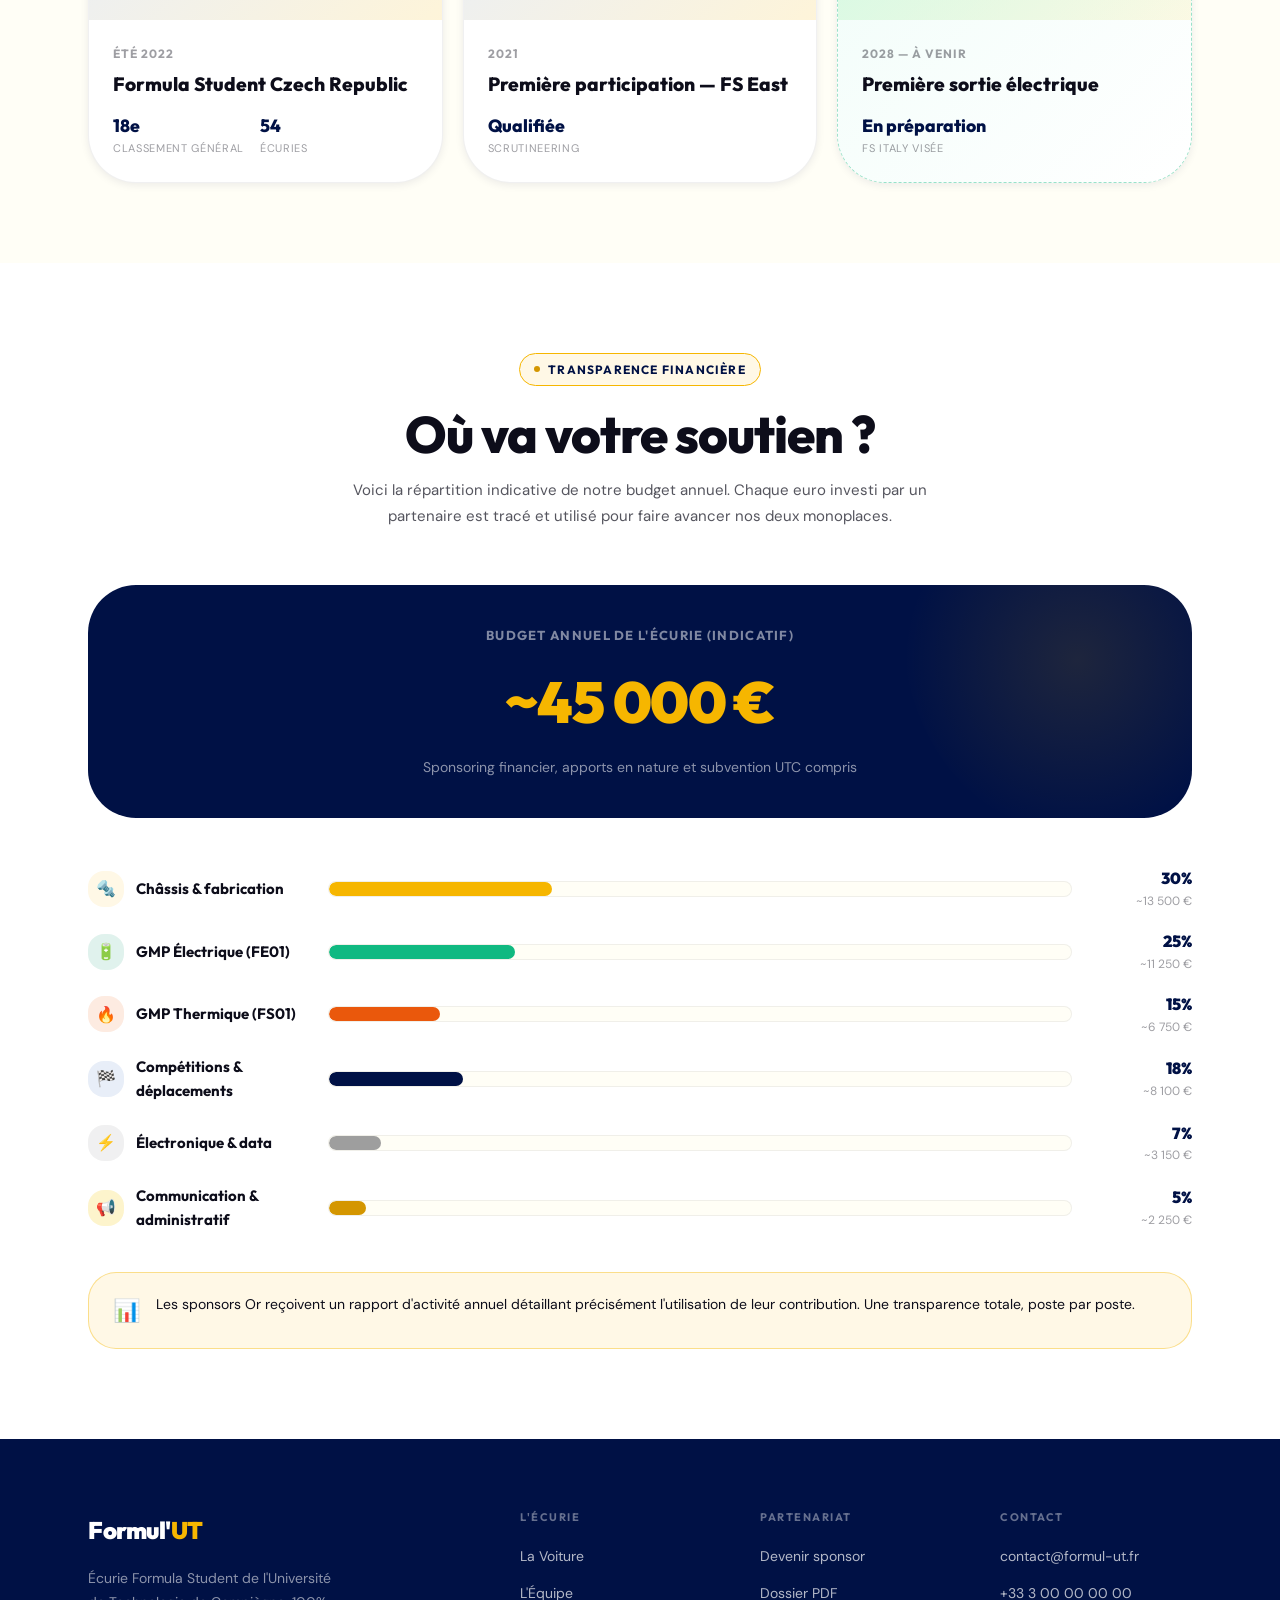
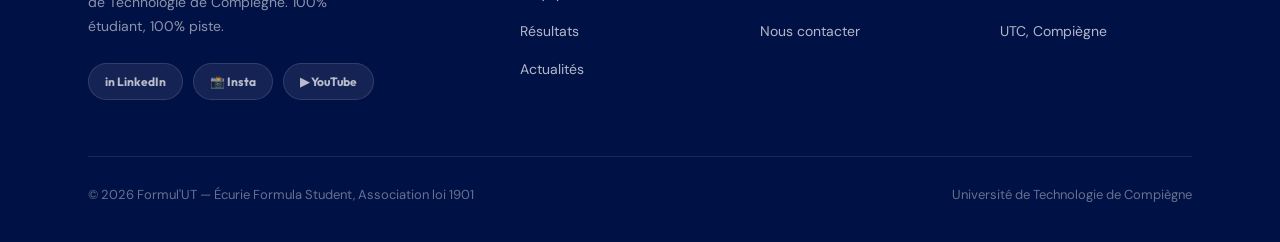
<file: pages/resultats.html>
<!DOCTYPE html>
<html lang="fr">
<head>
<meta charset="UTF-8" />
<meta name="viewport" content="width=device-width, initial-scale=1.0" />
<title>Résultats & Transparence — Formul'UT</title>
<meta name="description" content="Palmarès en compétition et répartition transparente du budget de l'écurie Formul'UT." />
  <link rel="stylesheet" href="../css/style.css" />
</head>
<body>

<nav class="nav transparent" id="navbar">
  <div class="nav-inner">
    <a href="../index.html" class="nav-logo">
      <img src="../photos/logo.png" alt="Formul'UT" class="nav-logo-img" />
    </a>
    <ul class="nav-links">
      <li><a href="../index.html" class="active">Accueil</a></li>
      <li><a href="voiture.html">Nos Voitures</a></li>
      <li><a href="equipe.html">L'Équipe</a></li>
      <li><a href="resultats.html">Résultats</a></li>
      <li><a href="sponsors.html">Sponsors</a></li>
      <li><a href="actualites.html">Actualités</a></li>
    </ul>
    <div class="nav-end">
      <a href="sponsors.html" class="btn btn-primary btn-sm">Devenir partenaire</a>
    </div>
    <button class="nav-burger" onclick="toggleMobileMenu()" aria-label="Menu">
      <span></span><span></span><span></span>
    </button>
  </div>
</nav>

<div class="mobile-nav" id="mobileNav">
  <a href="../index.html" onclick="toggleMobileMenu()">Accueil</a>
  <a href="voiture.html" onclick="toggleMobileMenu()">La Voiture</a>
  <a href="equipe.html" onclick="toggleMobileMenu()">L'Équipe</a>
  <a href="resultats.html" onclick="toggleMobileMenu()">Résultats</a>
  <a href="sponsors.html" onclick="toggleMobileMenu()">Sponsors</a>
  <a href="actualites.html" onclick="toggleMobileMenu()">Actualités</a>
  <div class="mobile-nav-cta">
    <a href="sponsors.html" class="btn btn-primary" style="width:100%;justify-content:center;">Devenir partenaire →</a>
  </div>
</div>

<section class="page-hero">
  <div class="blob blob-r1"></div>
  <div class="container">
    <div class="page-hero-inner">
      <div class="page-hero-eyebrow">🏆 Résultats & Transparence</div>
      <h1>Nos résultats.<br>Notre <span>budget</span>.</h1>
      <p class="page-hero-sub">Le palmarès de l'écurie en compétition, et la répartition complète de notre budget — parce qu'un partenariat de confiance commence par la transparence.</p>
    </div>
  </div>
  <div class="page-hero-arc"></div>
</section>

<!-- ══ RECAP CHIFFRES ══ -->
<section class="recap-section">
  <div class="blob recap-blob"></div>
  <div class="container">
    <div class="recap-grid">
      <div class="recap-item"><div class="recap-val">2</div><div class="recap-lbl">Saisons de compétition</div></div>
      <div class="recap-item"><div class="recap-val">2</div><div class="recap-lbl">Compétitions disputées</div></div>
      <div class="recap-item"><div class="recap-val">Top 11</div><div class="recap-lbl">Meilleur classement général</div></div>
      <div class="recap-item"><div class="recap-val">100%</div><div class="recap-lbl">Voitures qualifiées scrutineering</div></div>
    </div>
  </div>
</section>

<!-- ══ PALMARÈS ══ -->
<section class="palmares-section">
  <div class="container">
    <div class="reveal">
      <span class="eyebrow"><span class="eyebrow-dot"></span>Palmarès</span>
      <h2 class="display-lg">Nos résultats,<br>compétition par compétition.</h2>
    </div>
    <div class="palmares-grid">
      <div class="result-card reveal">
        <div class="result-photo">
          📷 Photo podium / piste
          <span class="result-rank-badge">Top 11</span>
        </div>
        <div class="result-body">
          <div class="result-year">Été 2024</div>
          <div class="result-title">Formula Student Italy</div>
          <div class="result-stats">
            <div class="result-stat"><div class="result-stat-val">11e</div><div class="result-stat-key">Classement général</div></div>
            <div class="result-stat"><div class="result-stat-val">50</div><div class="result-stat-key">Écuries</div></div>
          </div>
        </div>
      </div>
      <div class="result-card reveal reveal-delay-1">
        <div class="result-photo">📷 Photo compétition</div>
        <div class="result-body">
          <div class="result-year">Printemps 2024</div>
          <div class="result-title">Formula Student East</div>
          <div class="result-stats">
            <div class="result-stat"><div class="result-stat-val">22e</div><div class="result-stat-key">Classement général</div></div>
            <div class="result-stat"><div class="result-stat-val">65</div><div class="result-stat-key">Écuries</div></div>
          </div>
        </div>
      </div>
      <div class="result-card reveal reveal-delay-2">
        <div class="result-photo">📷 Photo compétition</div>
        <div class="result-body">
          <div class="result-year">Été 2023</div>
          <div class="result-title">Formula Student Germany</div>
          <div class="result-stats">
            <div class="result-stat"><div class="result-stat-val">31e</div><div class="result-stat-key">Classement général</div></div>
            <div class="result-stat"><div class="result-stat-val">78</div><div class="result-stat-key">Écuries</div></div>
          </div>
        </div>
      </div>
      <div class="result-card reveal">
        <div class="result-photo">📷 Photo compétition</div>
        <div class="result-body">
          <div class="result-year">Été 2022</div>
          <div class="result-title">Formula Student Czech Republic</div>
          <div class="result-stats">
            <div class="result-stat"><div class="result-stat-val">18e</div><div class="result-stat-key">Classement général</div></div>
            <div class="result-stat"><div class="result-stat-val">54</div><div class="result-stat-key">Écuries</div></div>
          </div>
        </div>
      </div>
      <div class="result-card reveal reveal-delay-1">
        <div class="result-photo">📷 Photo compétition</div>
        <div class="result-body">
          <div class="result-year">2021</div>
          <div class="result-title">Première participation — FS East</div>
          <div class="result-stats">
            <div class="result-stat"><div class="result-stat-val">Qualifiée</div><div class="result-stat-key">Scrutineering</div></div>
          </div>
        </div>
      </div>
      <div class="result-card reveal reveal-delay-2" style="border-style:dashed;border-color:rgba(16,185,129,0.4);background:linear-gradient(135deg,#F0FDF9,var(--white));">
        <div class="result-photo" style="background:linear-gradient(135deg,#D1FAE5,rgba(245,200,0,0.1));">⚡ FS02 — Objectif 2026</div>
        <div class="result-body">
          <div class="result-year">2028 — À venir</div>
          <div class="result-title">Première sortie électrique</div>
          <div class="result-stats"><div class="result-stat"><div class="result-stat-val">En préparation</div><div class="result-stat-key">FS Italy visée</div></div></div>
        </div>
      </div>
    </div>
  </div>
</section>

<!-- ══ BUDGET ══ -->
<section class="budget-section">
  <div class="container">
    <div class="budget-intro reveal">
      <span class="eyebrow"><span class="eyebrow-dot"></span>Transparence financière</span>
      <h2 class="display-lg">Où va votre soutien ?</h2>
      <p class="text-muted" style="margin-top:16px;font-size:15px;line-height:1.7;">Voici la répartition indicative de notre budget annuel. Chaque euro investi par un partenaire est tracé et utilisé pour faire avancer nos deux monoplaces.</p>
    </div>

    <div class="budget-total-card reveal">
      <div class="blob budget-total-blob"></div>
      <div class="budget-total-label">Budget annuel de l'écurie (indicatif)</div>
      <div class="budget-total-val">~45 000 €</div>
      <div class="budget-total-sub">Sponsoring financier, apports en nature et subvention UTC compris</div>
    </div>

    <div class="budget-breakdown reveal reveal-delay-1">
      <div class="budget-row">
        <div class="budget-row-label"><div class="budget-row-icon" style="background:var(--yellow-pale);">🔩</div>Châssis & fabrication</div>
        <div class="budget-bar-track"><div class="budget-bar-fill" style="width:30%;background:var(--yellow);"></div></div>
        <div><div class="budget-row-pct">30%</div><div class="budget-row-amount">~13 500 €</div></div>
      </div>
      <div class="budget-row">
        <div class="budget-row-label"><div class="budget-row-icon" style="background:rgba(5,150,105,0.12);">🔋</div>GMP Électrique (FE01)</div>
        <div class="budget-bar-track"><div class="budget-bar-fill" style="width:25%;background:#10B981;"></div></div>
        <div><div class="budget-row-pct">25%</div><div class="budget-row-amount">~11 250 €</div></div>
      </div>
      <div class="budget-row">
        <div class="budget-row-label"><div class="budget-row-icon" style="background:rgba(234,88,12,0.12);">🔥</div>GMP Thermique (FS01)</div>
        <div class="budget-bar-track"><div class="budget-bar-fill" style="width:15%;background:#EA580C;"></div></div>
        <div><div class="budget-row-pct">15%</div><div class="budget-row-amount">~6 750 €</div></div>
      </div>
      <div class="budget-row">
        <div class="budget-row-label"><div class="budget-row-icon" style="background:var(--blue-pale);">🏁</div>Compétitions & déplacements</div>
        <div class="budget-bar-track"><div class="budget-bar-fill" style="width:18%;background:var(--blue);"></div></div>
        <div><div class="budget-row-pct">18%</div><div class="budget-row-amount">~8 100 €</div></div>
      </div>
      <div class="budget-row">
        <div class="budget-row-label"><div class="budget-row-icon" style="background:rgba(13,13,26,0.06);">⚡</div>Électronique & data</div>
        <div class="budget-bar-track"><div class="budget-bar-fill" style="width:7%;background:var(--ink-40);"></div></div>
        <div><div class="budget-row-pct">7%</div><div class="budget-row-amount">~3 150 €</div></div>
      </div>
      <div class="budget-row">
        <div class="budget-row-label"><div class="budget-row-icon" style="background:rgba(245,200,0,0.2);">📢</div>Communication & administratif</div>
        <div class="budget-bar-track"><div class="budget-bar-fill" style="width:5%;background:var(--yellow-dark);"></div></div>
        <div><div class="budget-row-pct">5%</div><div class="budget-row-amount">~2 250 €</div></div>
      </div>
    </div>

    <div class="budget-note reveal reveal-delay-2">
      <div class="budget-note-icon">📊</div>
      <p>Les sponsors Or reçoivent un rapport d'activité annuel détaillant précisément l'utilisation de leur contribution. Une transparence totale, poste par poste.</p>
    </div>
  </div>
</section>

<footer class="footer">
  <div class="container">
    <div class="footer-grid">
      <div class="footer-brand">
        <div class="footer-logo-text">Formul'<span>UT</span></div>
        <p>Écurie Formula Student de l'Université de Technologie de Compiègne. 100% étudiant, 100% piste.</p>
        <div class="footer-social">
          <a href="https://www.linkedin.com/company/formul-ut/home/" class="social-pill">in LinkedIn</a>
          <a href="https://www.instagram.com/formul.ut/" class="social-pill">📸 Insta</a>
          <a href="#" class="social-pill">▶ YouTube</a>
        </div>
      </div>
      <div class="footer-col">
        <h4>L'écurie</h4>
        <ul>
          <li><a href="voiture.html">La Voiture</a></li>
          <li><a href="equipe.html">L'Équipe</a></li>
          <li><a href="resultats.html">Résultats</a></li>
          <li><a href="actualites.html">Actualités</a></li>
        </ul>
      </div>
      <div class="footer-col">
        <h4>Partenariat</h4>
        <ul>
          <li><a href="sponsors.html">Devenir sponsor</a></li>
          <li><a href="../assets/dossier-sponsoring.pdf">Dossier PDF</a></li>
          <li><a href="contact.html">Nous contacter</a></li>
        </ul>
      </div>
      <div class="footer-col">
        <h4>Contact</h4>
        <ul>
          <li><a href="mailto:contact@formul-ut.fr">contact@formul-ut.fr</a></li>
          <li><a href="tel:+33300000000">+33 3 00 00 00 00</a></li>
          <li><a href="#">UTC, Compiègne</a></li>
        </ul>
      </div>
    </div>
    <div class="footer-bottom">
      <p>© 2026 Formul'UT — Écurie Formula Student, Association loi 1901</p>
      <p>Université de Technologie de Compiègne</p>
    </div>
  </div>
</footer>

<script src="../js/shared.js"></script>
</body>
</html>
</file>
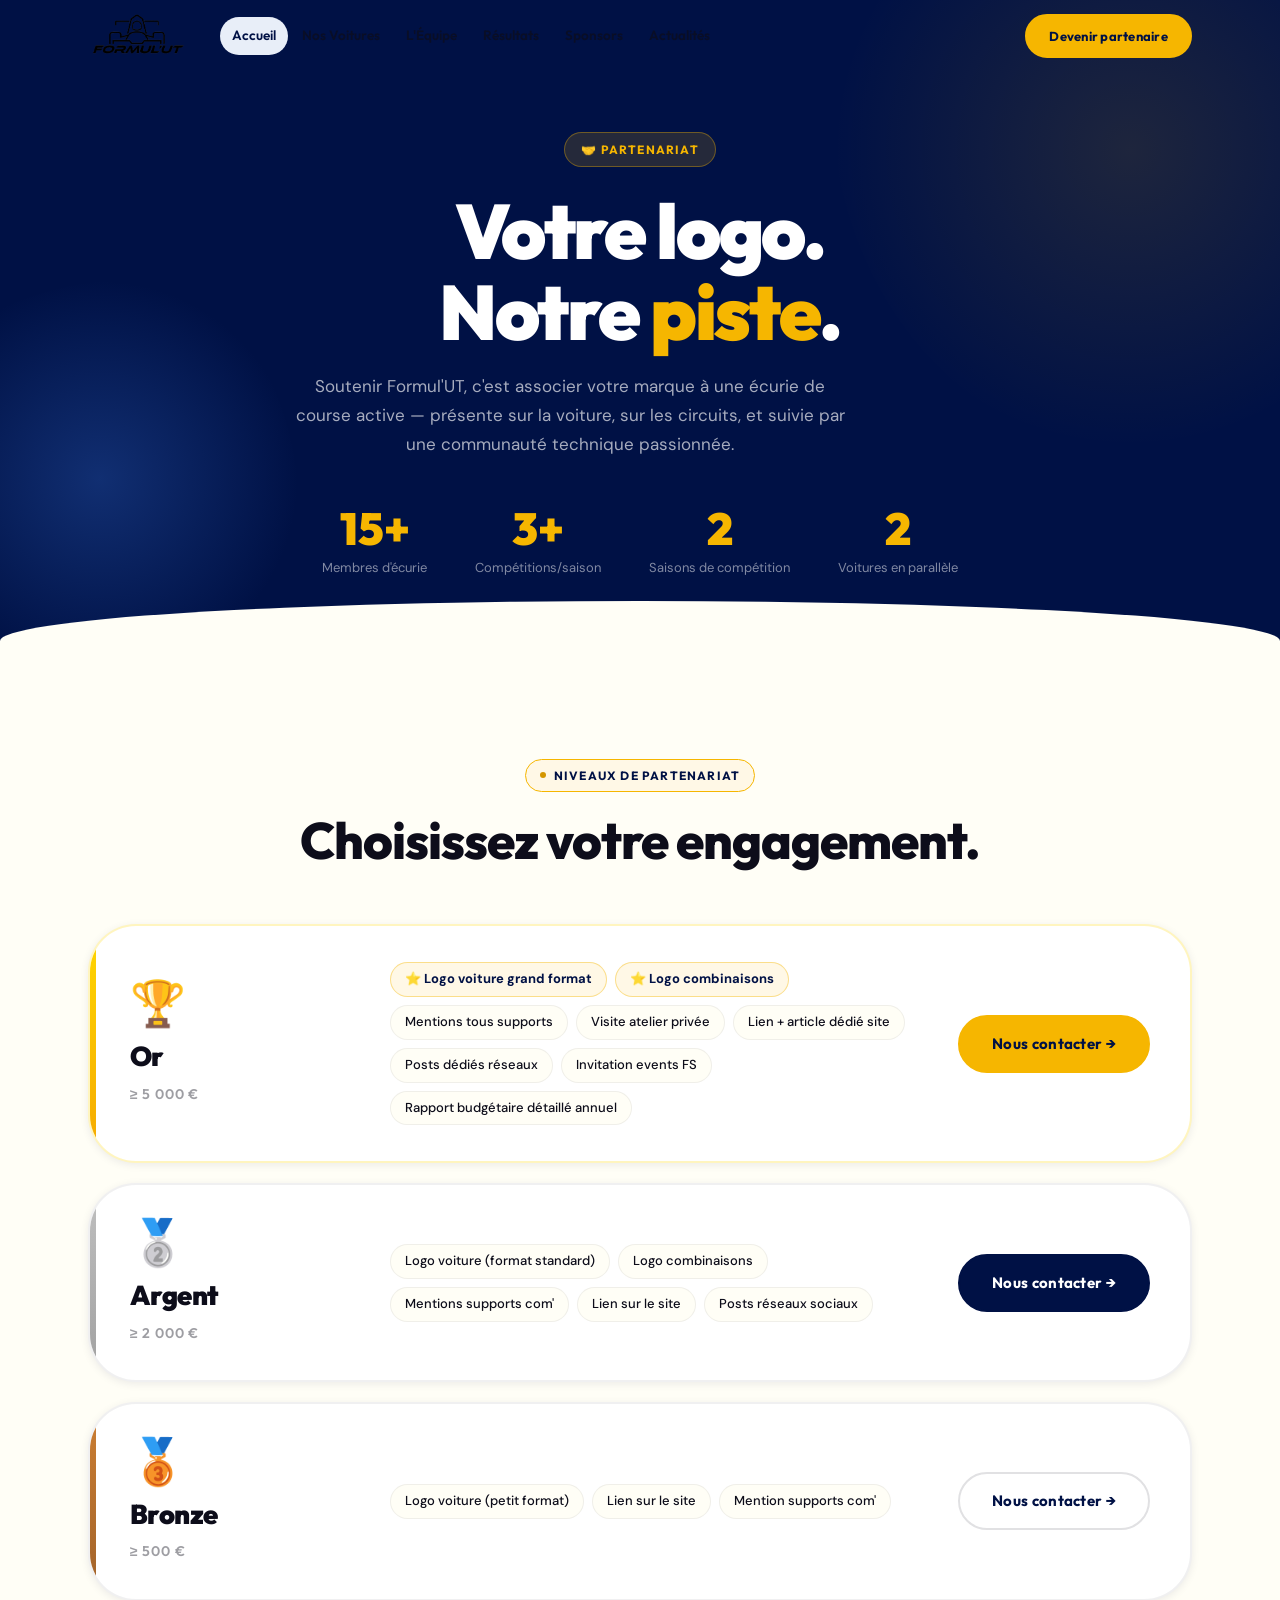
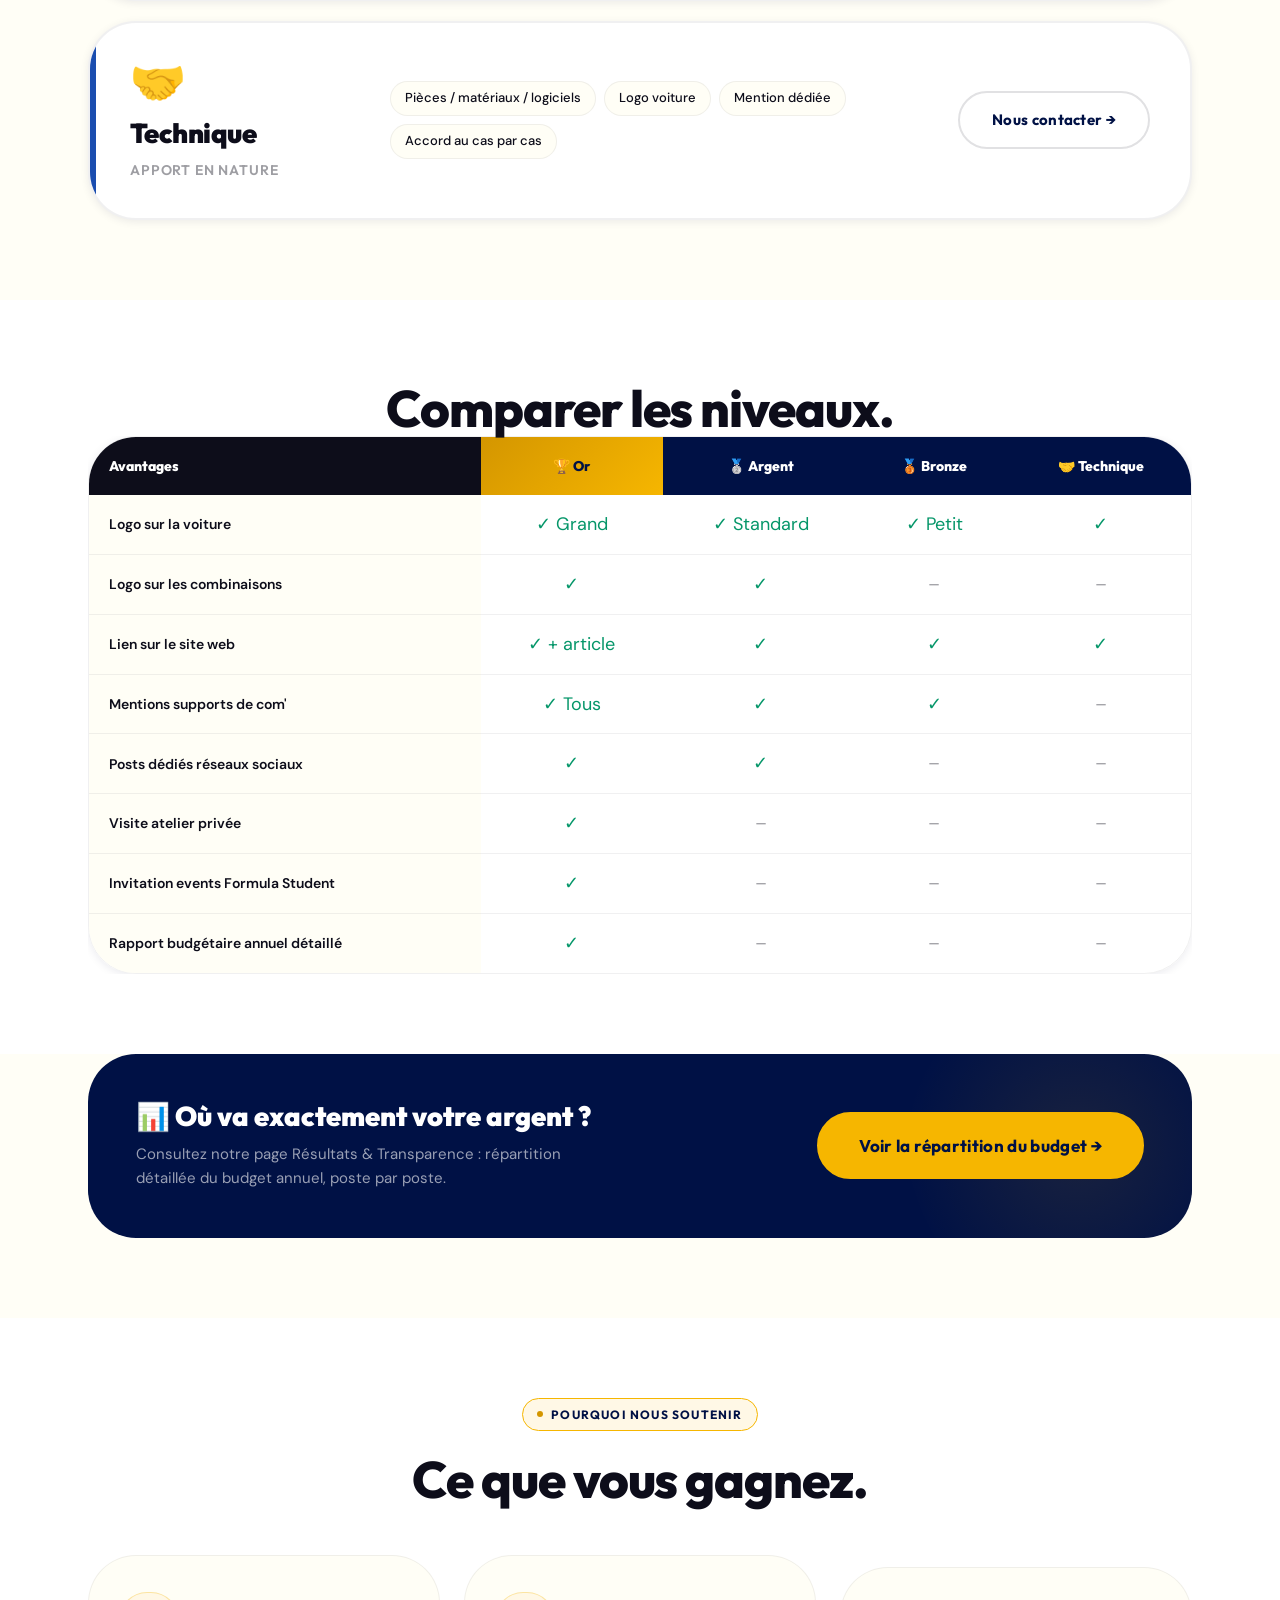
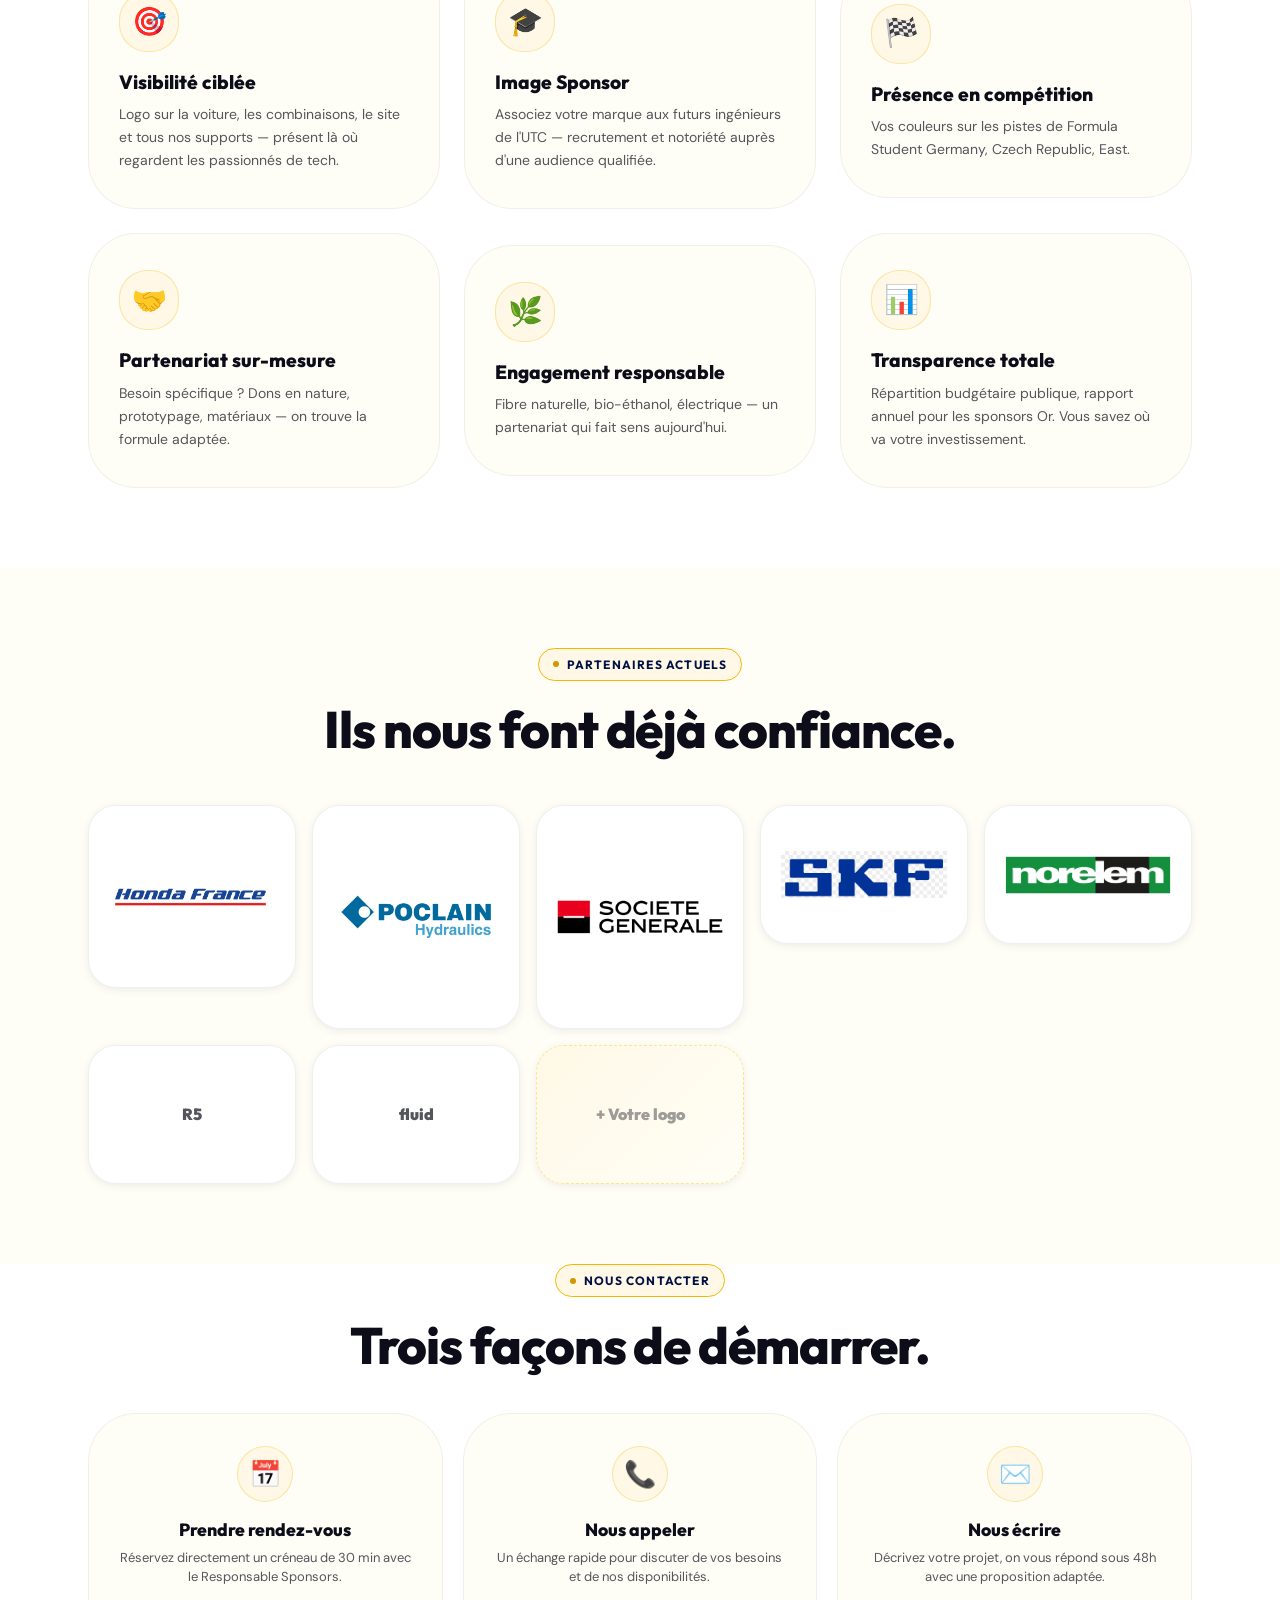
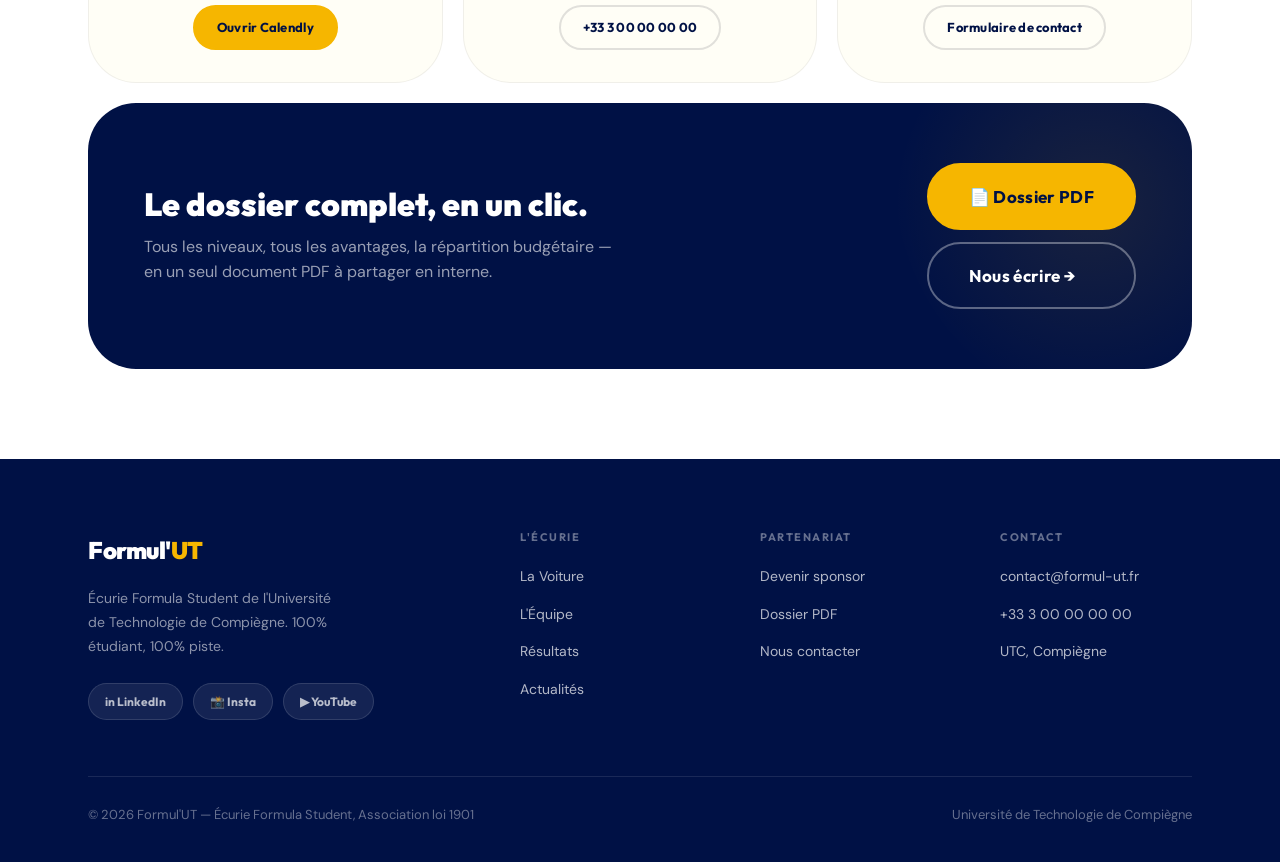
<file: pages/sponsors.html>
<!DOCTYPE html>
<html lang="fr">
<head>
<meta charset="UTF-8" />
<meta name="viewport" content="width=device-width, initial-scale=1.0" />
<title>Devenir Partenaire — Formul'UT</title>
<meta name="description" content="Niveaux de partenariat, avantages sponsors et contact direct pour soutenir l'écurie Formul'UT." />
  <link rel="stylesheet" href="../css/style.css" />
</head>
<body>

<nav class="nav transparent" id="navbar">
  <div class="nav-inner">
    <a href="../index.html" class="nav-logo">
      <img src="../photos/logo.png" alt="Formul'UT" class="nav-logo-img" />
    </a>
    <ul class="nav-links">
      <li><a href="../index.html" class="active">Accueil</a></li>
      <li><a href="voiture.html">Nos Voitures</a></li>
      <li><a href="equipe.html">L'Équipe</a></li>
      <li><a href="resultats.html">Résultats</a></li>
      <li><a href="sponsors.html">Sponsors</a></li>
      <li><a href="actualites.html">Actualités</a></li>
    </ul>
    <div class="nav-end">
      <a href="sponsors.html" class="btn btn-primary btn-sm">Devenir partenaire</a>
    </div>
    <button class="nav-burger" onclick="toggleMobileMenu()" aria-label="Menu">
      <span></span><span></span><span></span>
    </button>
  </div>
</nav>

<div class="mobile-nav" id="mobileNav">
  <a href="../index.html" onclick="toggleMobileMenu()">Accueil</a>
  <a href="voiture.html" onclick="toggleMobileMenu()">La Voiture</a>
  <a href="equipe.html" onclick="toggleMobileMenu()">L'Équipe</a>
  <a href="resultats.html" onclick="toggleMobileMenu()">Résultats</a>
  <a href="sponsors.html" onclick="toggleMobileMenu()">Sponsors</a>
  <a href="actualites.html" onclick="toggleMobileMenu()">Actualités</a>
  <div class="mobile-nav-cta">
    <a href="sponsors.html" class="btn btn-primary" style="width:100%;justify-content:center;">Devenir partenaire →</a>
  </div>
</div>

<section class="page-hero">
  <div class="blob blob-hero-1"></div>
  <div class="blob blob-hero-2"></div>
  <div class="container">
    <div class="page-hero-inner">
      <div class="page-hero-eyebrow">🤝 Partenariat</div>
      <h1>Votre logo.<br>Notre <span>piste</span>.</h1>
      <p class="page-hero-sub">Soutenir Formul'UT, c'est associer votre marque à une écurie de course active — présente sur la voiture, sur les circuits, et suivie par une communauté technique passionnée.</p>
      <div class="hero-numbers">
        <div class="hero-num"><div class="hero-num-val">15+</div><div class="hero-num-lbl">Membres d'écurie</div></div>
        <div class="hero-num"><div class="hero-num-val">3+</div><div class="hero-num-lbl">Compétitions/saison</div></div>
        <div class="hero-num"><div class="hero-num-val">2</div><div class="hero-num-lbl">Saisons de compétition</div></div>
        <div class="hero-num"><div class="hero-num-val">2</div><div class="hero-num-lbl">Voitures en parallèle</div></div>
      </div>
    </div>
  </div>
  <div class="page-hero-arc"></div>
</section>

<!-- ══ NIVEAUX ══ -->
<section class="levels-section">
  <div class="container">
    <div class="levels-intro reveal"><span class="eyebrow"><span class="eyebrow-dot"></span>Niveaux de partenariat</span><h2 class="display-lg">Choisissez votre engagement.</h2></div>
    <div class="levels-grid">
      <div class="level-card gold reveal">
        <div><div class="level-medal">🏆</div><div class="level-name">Or</div><div class="level-amount">≥ 5 000 €</div></div>
        <div class="level-perks">
          <span class="perk-pill highlight-perk">⭐ Logo voiture grand format</span>
          <span class="perk-pill highlight-perk">⭐ Logo combinaisons</span>
          <span class="perk-pill">Mentions tous supports</span>
          <span class="perk-pill">Visite atelier privée</span>
          <span class="perk-pill">Lien + article dédié site</span>
          <span class="perk-pill">Posts dédiés réseaux</span>
          <span class="perk-pill">Invitation events FS</span>
          <span class="perk-pill">Rapport budgétaire détaillé annuel</span>
        </div>
        <a href="#contact-direct" class="btn btn-primary">Nous contacter →</a>
      </div>
      <div class="level-card silver reveal">
        <div><div class="level-medal">🥈</div><div class="level-name">Argent</div><div class="level-amount">≥ 2 000 €</div></div>
        <div class="level-perks">
          <span class="perk-pill">Logo voiture (format standard)</span>
          <span class="perk-pill">Logo combinaisons</span>
          <span class="perk-pill">Mentions supports com'</span>
          <span class="perk-pill">Lien sur le site</span>
          <span class="perk-pill">Posts réseaux sociaux</span>
        </div>
        <a href="#contact-direct" class="btn btn-blue">Nous contacter →</a>
      </div>
      <div class="level-card bronze reveal">
        <div><div class="level-medal">🥉</div><div class="level-name">Bronze</div><div class="level-amount">≥ 500 €</div></div>
        <div class="level-perks">
          <span class="perk-pill">Logo voiture (petit format)</span>
          <span class="perk-pill">Lien sur le site</span>
          <span class="perk-pill">Mention supports com'</span>
        </div>
        <a href="#contact-direct" class="btn btn-outline">Nous contacter →</a>
      </div>
      <div class="level-card partner reveal">
        <div><div class="level-medal">🤝</div><div class="level-name">Technique</div><div class="level-amount">Apport en nature</div></div>
        <div class="level-perks">
          <span class="perk-pill">Pièces / matériaux / logiciels</span>
          <span class="perk-pill">Logo voiture</span>
          <span class="perk-pill">Mention dédiée</span>
          <span class="perk-pill">Accord au cas par cas</span>
        </div>
        <a href="#contact-direct" class="btn btn-outline">Nous contacter →</a>
      </div>
    </div>
  </div>
</section>

<!-- ══ COMPARE ══ -->
<section class="compare-section">
  <div class="container">
    <h2 class="display-lg reveal" style="text-align:center;">Comparer les niveaux.</h2>
    <div class="reveal" style="overflow-x:auto;">
      <table class="compare-table">
        <thead><tr><th>Avantages</th><th class="gold-th">🏆 Or</th><th>🥈 Argent</th><th>🥉 Bronze</th><th>🤝 Technique</th></tr></thead>
        <tbody>
          <tr><td>Logo sur la voiture</td><td><span class="check">✓ Grand</span></td><td><span class="check">✓ Standard</span></td><td><span class="check">✓ Petit</span></td><td><span class="check">✓</span></td></tr>
          <tr><td>Logo sur les combinaisons</td><td><span class="check">✓</span></td><td><span class="check">✓</span></td><td><span class="cross">–</span></td><td><span class="cross">–</span></td></tr>
          <tr><td>Lien sur le site web</td><td><span class="check">✓ + article</span></td><td><span class="check">✓</span></td><td><span class="check">✓</span></td><td><span class="check">✓</span></td></tr>
          <tr><td>Mentions supports de com'</td><td><span class="check">✓ Tous</span></td><td><span class="check">✓</span></td><td><span class="check">✓</span></td><td><span class="cross">–</span></td></tr>
          <tr><td>Posts dédiés réseaux sociaux</td><td><span class="check">✓</span></td><td><span class="check">✓</span></td><td><span class="cross">–</span></td><td><span class="cross">–</span></td></tr>
          <tr><td>Visite atelier privée</td><td><span class="check">✓</span></td><td><span class="cross">–</span></td><td><span class="cross">–</span></td><td><span class="cross">–</span></td></tr>
          <tr><td>Invitation events Formula Student</td><td><span class="check">✓</span></td><td><span class="cross">–</span></td><td><span class="cross">–</span></td><td><span class="cross">–</span></td></tr>
          <tr><td>Rapport budgétaire annuel détaillé</td><td><span class="check">✓</span></td><td><span class="cross">–</span></td><td><span class="cross">–</span></td><td><span class="cross">–</span></td></tr>
        </tbody>
      </table>
    </div>
  </div>
</section>

<!-- ══ BUDGET TEASER ══ -->
<section class="budget-teaser">
  <div class="container">
    <div class="budget-teaser-card reveal">
      <div class="blob budget-teaser-blob"></div>
      <div class="budget-teaser-text">
        <h3>📊 Où va exactement votre argent ?</h3>
        <p>Consultez notre page Résultats & Transparence : répartition détaillée du budget annuel, poste par poste.</p>
      </div>
      <a href="resultats.html" class="btn btn-primary btn-lg" style="position:relative;z-index:1;">Voir la répartition du budget →</a>
    </div>
  </div>
</section>

<!-- ══ WHY ══ -->
<section class="why-section">
  <div class="container">
    <div class="reveal" style="text-align:center;"><span class="eyebrow"><span class="eyebrow-dot"></span>Pourquoi nous soutenir</span><h2 class="display-lg">Ce que vous gagnez.</h2></div>
    <div class="why-grid">
      <div class="why-card reveal"><div class="why-card-icon">🎯</div><h3>Visibilité ciblée</h3><p>Logo sur la voiture, les combinaisons, le site et tous nos supports — présent là où regardent les passionnés de tech.</p></div>
      <div class="why-card reveal reveal-delay-1"><div class="why-card-icon">🎓</div><h3>Image Sponsor</h3><p>Associez votre marque aux futurs ingénieurs de l'UTC — recrutement et notoriété auprès d'une audience qualifiée.</p></div>
      <div class="why-card reveal reveal-delay-2"><div class="why-card-icon">🏁</div><h3>Présence en compétition</h3><p>Vos couleurs sur les pistes de Formula Student Germany, Czech Republic, East.</p></div>
      <div class="why-card reveal"><div class="why-card-icon">🤝</div><h3>Partenariat sur-mesure</h3><p>Besoin spécifique ? Dons en nature, prototypage, matériaux — on trouve la formule adaptée.</p></div>
      <div class="why-card reveal reveal-delay-1"><div class="why-card-icon">🌿</div><h3>Engagement responsable</h3><p>Fibre naturelle, bio-éthanol, électrique — un partenariat qui fait sens aujourd'hui.</p></div>
      <div class="why-card reveal reveal-delay-2"><div class="why-card-icon">📊</div><h3>Transparence totale</h3><p>Répartition budgétaire publique, rapport annuel pour les sponsors Or. Vous savez où va votre investissement.</p></div>
    </div>
  </div>
</section>

<!-- ══ SPONSORS ACTUELS ══ -->
<section class="current-section">
  <div class="container">
    <div class="reveal" style="text-align:center;"><span class="eyebrow"><span class="eyebrow-dot"></span>Partenaires actuels</span><h2 class="display-lg">Ils nous font déjà confiance.</h2></div>
    <div class="sponsor-logo-grid reveal">
      <div class="sponsor-logo-card"><img src="../photos/logo_honda.png"/></div>
      <div class="sponsor-logo-card"><img src="../photos/logo_poclain.png"/></div>
      <div class="sponsor-logo-card"><img src="../photos/logo_sg.png"/></div>
      <div class="sponsor-logo-card"><img src="../photos/logo_skf.png"/></div>
      <div class="sponsor-logo-card"><img src="../photos/logo_norelem.png"/></div>
      <div class="sponsor-logo-card"><span>R5</span></div>
      <div class="sponsor-logo-card"><span>fluid</span></div>
      <div class="sponsor-logo-card" style="background:linear-gradient(135deg,var(--yellow-pale),var(--cream));border-color:rgba(245,200,0,0.4);border-style:dashed;"><span style="color:var(--ink-40);">+ Votre logo</span></div>
    </div>
  </div>
</section>

<!-- ══ CONTACT DIRECT ══ -->
<section class="direct-contact-section" id="contact-direct">
  <div class="container">
    <div class="reveal" style="text-align:center;margin-bottom:40px;"><span class="eyebrow"><span class="eyebrow-dot"></span>Nous contacter</span><h2 class="display-lg">Trois façons de démarrer.</h2></div>

    <div class="direct-contact-grid reveal">
      <div class="direct-card">
        <div class="direct-card-icon">📅</div>
        <h4>Prendre rendez-vous</h4>
        <p>Réservez directement un créneau de 30 min avec le Responsable Sponsors.</p>
        <a href="https://calendly.com/formul-ut/partenariat" target="_blank" class="btn btn-primary btn-sm">Ouvrir Calendly</a>
      </div>
      <div class="direct-card">
        <div class="direct-card-icon">📞</div>
        <h4>Nous appeler</h4>
        <p>Un échange rapide pour discuter de vos besoins et de nos disponibilités.</p>
        <a href="tel:+33300000000" class="btn btn-outline btn-sm">+33 3 00 00 00 00</a>
      </div>
      <div class="direct-card">
        <div class="direct-card-icon">✉️</div>
        <h4>Nous écrire</h4>
        <p>Décrivez votre projet, on vous répond sous 48h avec une proposition adaptée.</p>
        <a href="contact.html" class="btn btn-outline btn-sm">Formulaire de contact</a>
      </div>
    </div>

    <div class="cta-block reveal reveal-delay-1">
      <div class="blob cta-block-blob"></div>
      <div class="cta-block-text">
        <h3>Le dossier complet, en un clic.</h3>
        <p>Tous les niveaux, tous les avantages, la répartition budgétaire — en un seul document PDF à partager en interne.</p>
      </div>
      <div class="cta-block-actions">
        <a href="../assets/dossier-sponsoring.pdf" class="btn btn-primary btn-lg" download>📄 Dossier PDF</a>
        <a href="contact.html" class="btn btn-outline-white btn-lg">Nous écrire →</a>
      </div>
    </div>
  </div>
</section>

<footer class="footer">
  <div class="container">
    <div class="footer-grid">
      <div class="footer-brand">
        <div class="footer-logo-text">Formul'<span>UT</span></div>
        <p>Écurie Formula Student de l'Université de Technologie de Compiègne. 100% étudiant, 100% piste.</p>
        <div class="footer-social">
          <a href="https://www.linkedin.com/company/formul-ut/home/" class="social-pill">in LinkedIn</a>
          <a href="https://www.instagram.com/formul.ut/" class="social-pill">📸 Insta</a>
          <a href="#" class="social-pill">▶ YouTube</a>
        </div>
      </div>
      <div class="footer-col">
        <h4>L'écurie</h4>
        <ul>
          <li><a href="voiture.html">La Voiture</a></li>
          <li><a href="equipe.html">L'Équipe</a></li>
          <li><a href="resultats.html">Résultats</a></li>
          <li><a href="actualites.html">Actualités</a></li>
        </ul>
      </div>
      <div class="footer-col">
        <h4>Partenariat</h4>
        <ul>
          <li><a href="sponsors.html">Devenir sponsor</a></li>
          <li><a href="../assets/dossier-sponsoring.pdf">Dossier PDF</a></li>
          <li><a href="contact.html">Nous contacter</a></li>
        </ul>
      </div>
      <div class="footer-col">
        <h4>Contact</h4>
        <ul>
          <li><a href="mailto:contact@formul-ut.fr">contact@formul-ut.fr</a></li>
          <li><a href="tel:+33300000000">+33 3 00 00 00 00</a></li>
          <li><a href="#">UTC, Compiègne</a></li>
        </ul>
      </div>
    </div>
    <div class="footer-bottom">
      <p>© 2026 Formul'UT — Écurie Formula Student, Association loi 1901</p>
      <p>Université de Technologie de Compiègne</p>
    </div>
  </div>
</footer>

<script src="../js/shared.js"></script>
</body>
</html>
</file>
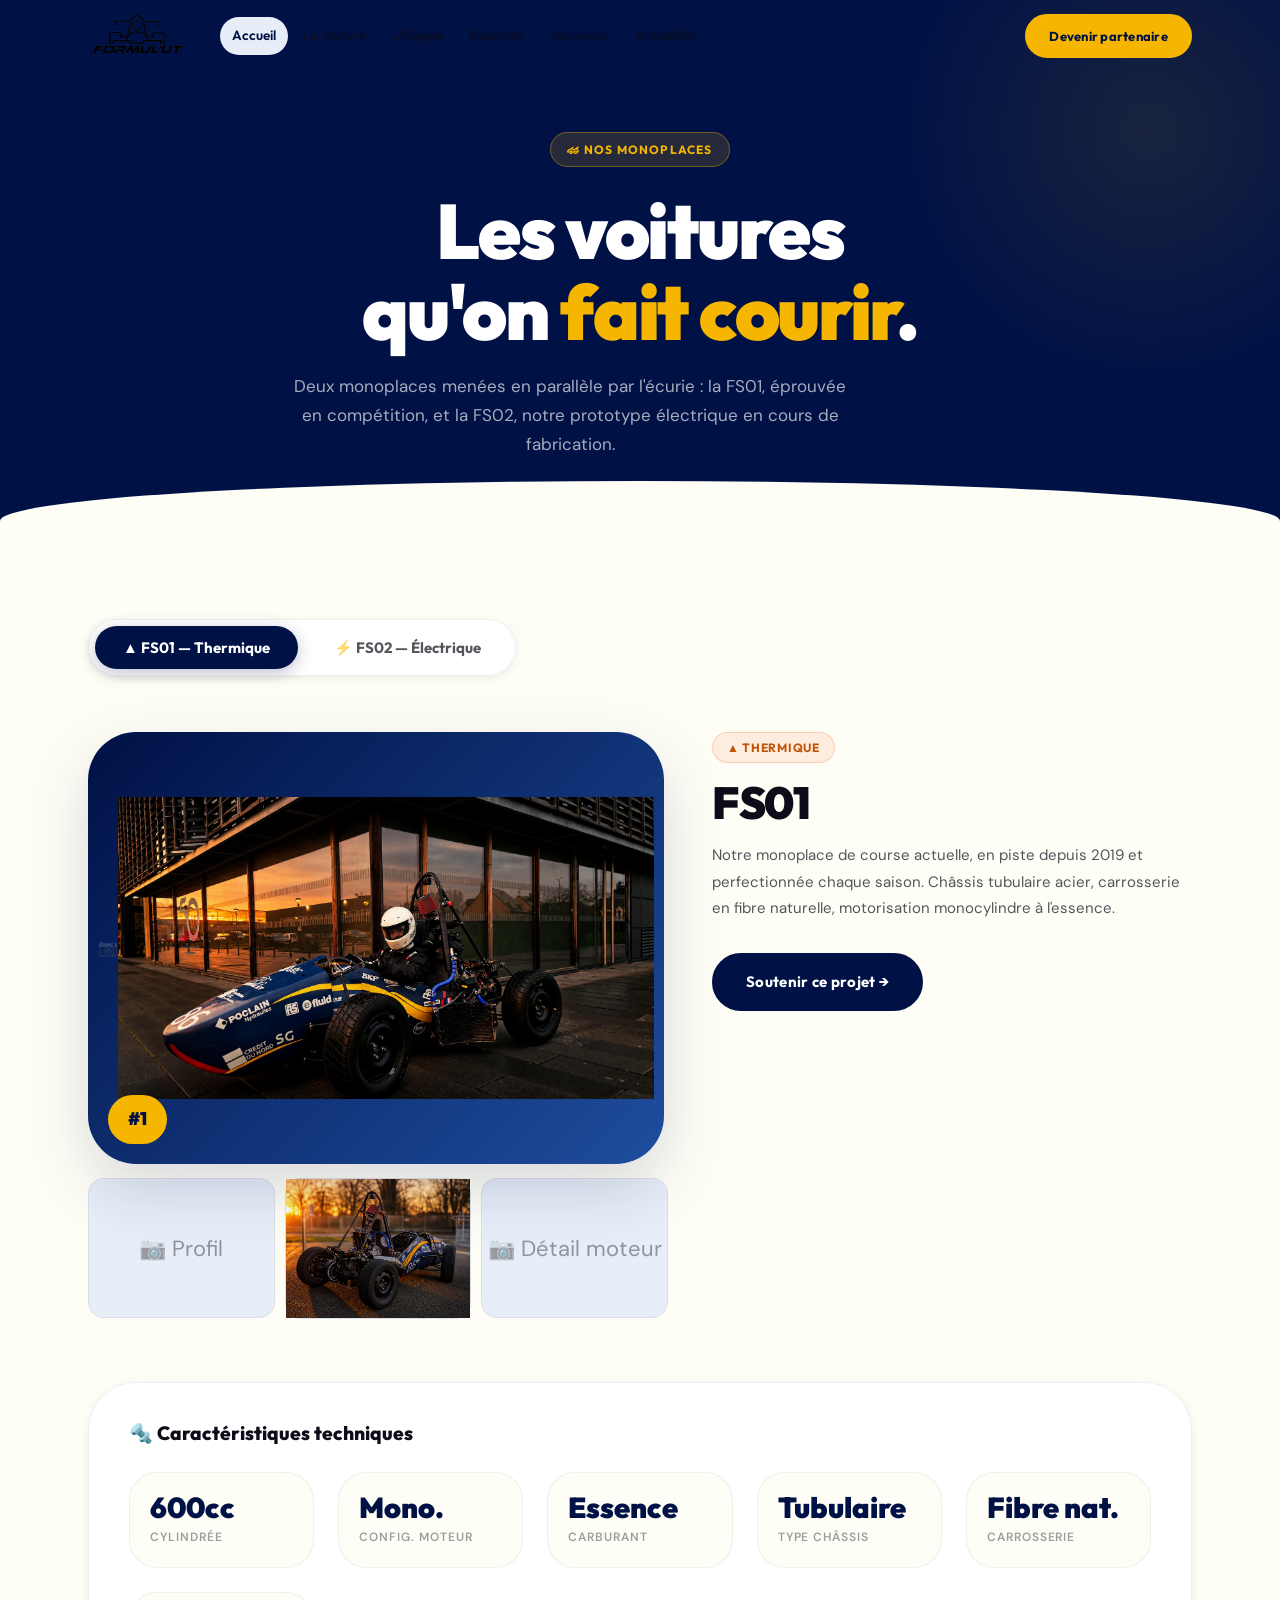
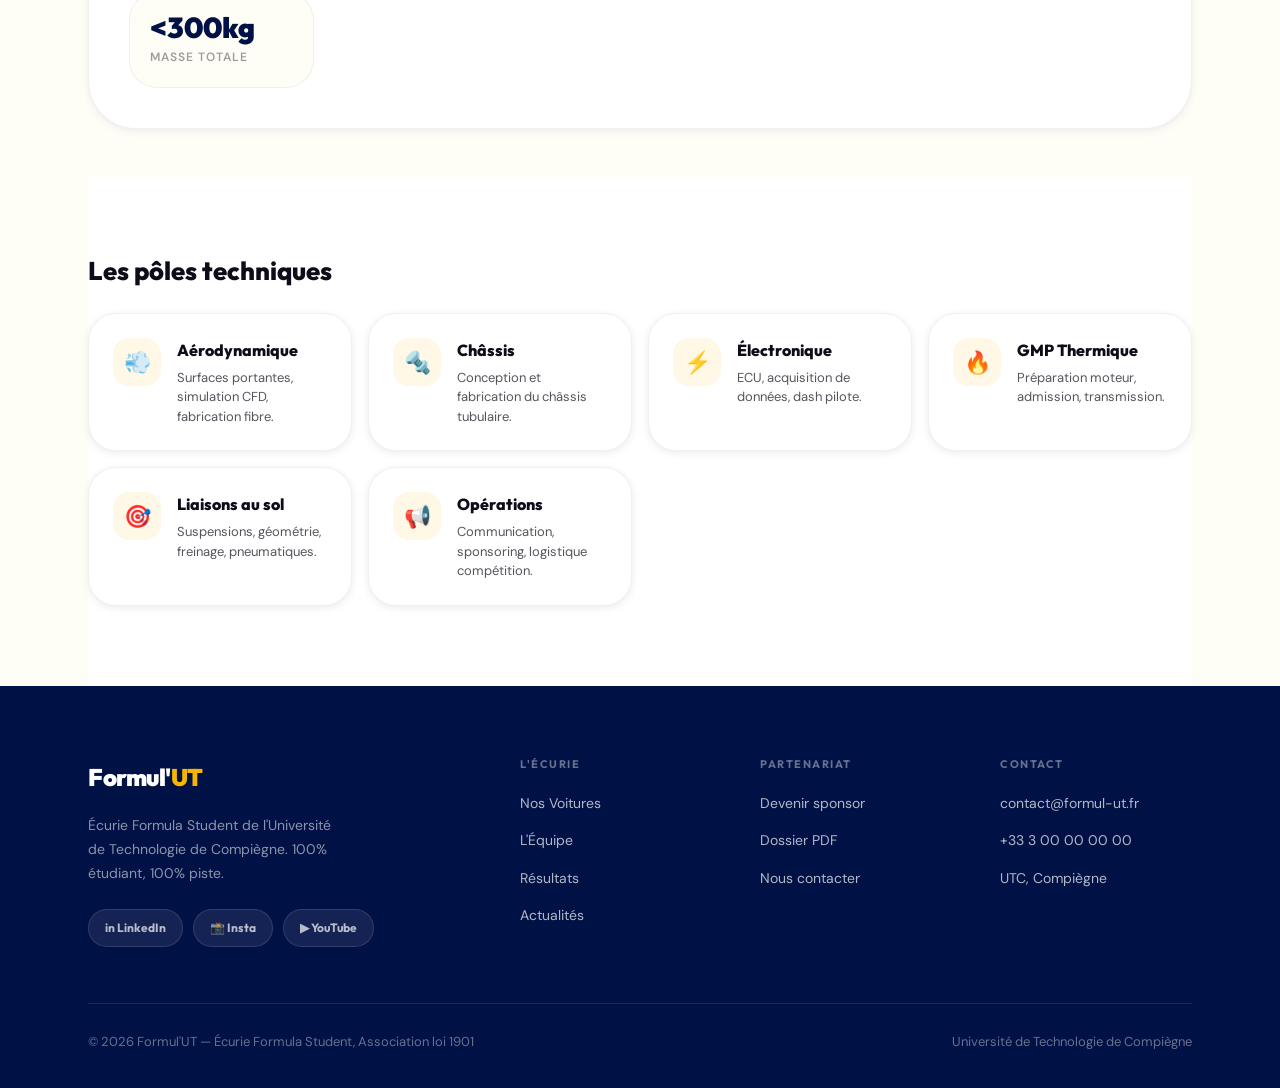
<file: pages/voiture.html>
<!DOCTYPE html>
<html lang="fr">
<head>
<meta charset="UTF-8" />
<meta name="viewport" content="width=device-width, initial-scale=1.0" />
<title>Nos Voitures — Formul'UT</title>
<meta name="description" content="Découvrez FS01 et FS02, les monoplaces de l'écurie Formul'UT." />
  <link rel="stylesheet" href="../css/style.css" />
</head>
<body>

<nav class="nav transparent" id="navbar">
  <div class="nav-inner">
    <a href="../index.html" class="nav-logo">
      <img src="../photos/logo.png" alt="Formul'UT" class="nav-logo-img" />
    </a>
    <ul class="nav-links">
      <li><a href="../index.html" class="active">Accueil</a></li>
      <li><a href="voiture.html">La Voiture</a></li>
      <li><a href="equipe.html">L'Équipe</a></li>
      <li><a href="resultats.html">Résultats</a></li>
      <li><a href="sponsors.html">Sponsors</a></li>
      <li><a href="actualites.html">Actualités</a></li>
    </ul>
    <div class="nav-end">
      <a href="sponsors.html" class="btn btn-primary btn-sm">Devenir partenaire</a>
    </div>
    <button class="nav-burger" onclick="toggleMobileMenu()" aria-label="Menu">
      <span></span><span></span><span></span>
    </button>
  </div>
</nav>

<div class="mobile-nav" id="mobileNav">
  <a href="../index.html" onclick="toggleMobileMenu()">Accueil</a>
  <a href="voiture.html" onclick="toggleMobileMenu()">La Voiture</a>
  <a href="equipe.html" onclick="toggleMobileMenu()">L'Équipe</a>
  <a href="resultats.html" onclick="toggleMobileMenu()">Résultats</a>
  <a href="sponsors.html" onclick="toggleMobileMenu()">Sponsors</a>
  <a href="actualites.html" onclick="toggleMobileMenu()">Actualités</a>
  <div class="mobile-nav-cta">
    <a href="sponsors.html" class="btn btn-primary" style="width:100%;justify-content:center;">Devenir partenaire →</a>
  </div>
</div>

<section class="page-hero">
  <div class="blob" style="width:500px;height:500px;background:radial-gradient(circle, rgba(245,200,0,0.1) 0%, transparent 70%);top:-120px;right:-120px;"></div>
  <div class="container">
    <div class="page-hero-inner">
      <div class="page-hero-eyebrow">🏎 Nos monoplaces</div>
      <h1>Les voitures<br>qu'on <span>fait courir</span>.</h1>
      <p class="page-hero-sub">Deux monoplaces menées en parallèle par l'écurie : la FS01, éprouvée en compétition, et la FS02, notre prototype électrique en cours de fabrication.</p>
    </div>
  </div>
  <div class="page-hero-arc"></div>
</section>

<section class="tabs-section">
  <div class="container">
    <div class="tabs">
      <button class="tab-btn active" onclick="switchTab('thermo', this)">▲ FS01 — Thermique</button>
      <button class="tab-btn" onclick="switchTab('elec', this)">⚡ FS02 — Électrique</button>
    </div>

    <div class="tab-panel active" id="panel-thermo">
      <div class="car-showcase reveal">
        <div>
          <div class="car-main-img">
            <div class="car-main-img-placeholder">📷<img src="../photos/avant_gauche_soleil.png"/></div>
            <div class="car-main-img-badge">#1</div>
          </div>
          <div class="car-gallery">
            <div class="gallery-thumb">📷 Profil</div>
            <div class="gallery-thumb"><img src="../photos/arrière_droit.png"/></div>
            <div class="gallery-thumb">📷 Détail moteur</div>
          </div>
        </div>
        <div class="car-info">
          <span class="tag tag-thermo">▲ Thermique</span>
          <h2>FS01</h2>
          <p>Notre monoplace de course actuelle, en piste depuis 2019 et perfectionnée chaque saison. Châssis tubulaire acier, carrosserie en fibre naturelle, motorisation monocylindre à l'essence.</p>
          <a href="sponsors.html" class="btn btn-blue">Soutenir ce projet →</a>
        </div>
      </div>
      <div class="specs-section reveal">
        <h3>🔩 Caractéristiques techniques</h3>
        <div class="specs-grid">
          <div class="spec-card"><div class="spec-val">600cc</div><div class="spec-key">Cylindrée</div></div>
          <div class="spec-card"><div class="spec-val">Mono.</div><div class="spec-key">Config. moteur</div></div>
          <div class="spec-card"><div class="spec-val">Essence</div><div class="spec-key">Carburant</div></div>
          <div class="spec-card"><div class="spec-val">Tubulaire</div><div class="spec-key">Type châssis</div></div>
          <div class="spec-card"><div class="spec-val">Fibre nat.</div><div class="spec-key">Carrosserie</div></div>
          <div class="spec-card"><div class="spec-val">&lt;300kg</div><div class="spec-key">Masse totale</div></div>
        </div>
      </div>
      <div class="poles-section reveal">
        <h3>Les pôles techniques</h3>
        <div class="poles-grid">
          <div class="pole-card"><div class="pole-icon">💨</div><div><div class="pole-name">Aérodynamique</div><div class="pole-desc">Surfaces portantes, simulation CFD, fabrication fibre.</div></div></div>
          <div class="pole-card"><div class="pole-icon">🔩</div><div><div class="pole-name">Châssis</div><div class="pole-desc">Conception et fabrication du châssis tubulaire.</div></div></div>
          <div class="pole-card"><div class="pole-icon">⚡</div><div><div class="pole-name">Électronique</div><div class="pole-desc">ECU, acquisition de données, dash pilote.</div></div></div>
          <div class="pole-card"><div class="pole-icon">🔥</div><div><div class="pole-name">GMP Thermique</div><div class="pole-desc">Préparation moteur, admission, transmission.</div></div></div>
          <div class="pole-card"><div class="pole-icon">🎯</div><div><div class="pole-name">Liaisons au sol</div><div class="pole-desc">Suspensions, géométrie, freinage, pneumatiques.</div></div></div>
          <div class="pole-card"><div class="pole-icon">📢</div><div><div class="pole-name">Opérations</div><div class="pole-desc">Communication, sponsoring, logistique compétition.</div></div></div>
        </div>
      </div>
    </div>

    <div class="tab-panel" id="panel-elec">
      <div class="car-showcase reveal">
        <div>
          <div class="car-main-img" style="background:linear-gradient(135deg,#064E3B,#022C22);">
            <div class="car-main-img-placeholder">📐<br>Rendu 3D FS02<br>(à remplacer dès disponible)</div>
          </div>
          <div class="car-gallery">
            <div class="gallery-thumb">📐 CAO</div>
            <div class="gallery-thumb">⚙️ Prototype</div>
            <div class="gallery-thumb">🔋 Pack batterie</div>
          </div>
        </div>
        <div class="car-info">
          <span class="tag tag-elec">⚡ Électrique</span>
          <h2>FS02</h2>
          <p>Notre prochaine monoplace de course. Depuis 2025, l'équipe conçoit ce premier prototype 100% électrique, avec un BMS et un groupe motopropulseur développés entièrement en interne.</p>
          <div class="progress-block">
            <div class="progress-label">Avancement du projet</div>
            <div class="progress-bar-track"><div class="progress-bar-fill" style="width:30%;background:linear-gradient(90deg,#10B981,#064E3B);"></div></div>
            <div class="progress-note">Phase de conception — 30% complété</div>
          </div>
          <a href="sponsors.html" class="btn btn-blue">Financer ce projet →</a>
        </div>
      </div>
      <div class="specs-section reveal">
        <h3>⚡ Objectifs techniques</h3>
        <div class="specs-grid">
          <div class="spec-card"><div class="spec-val">EV</div><div class="spec-key">Propulsion</div></div>
          <div class="spec-card"><div class="spec-val">BMS</div><div class="spec-key">Gestion batterie custom</div></div>
          <div class="spec-card"><div class="spec-val">2026</div><div class="spec-key">Objectif compétition</div></div>
          <div class="spec-card"><div class="spec-val">100%</div><div class="spec-key">Développement in-house</div></div>
          <div class="spec-card"><div class="spec-val">FS Italy 2028</div><div class="spec-key">Première compétition</div></div>
          <div class="spec-card"><div class="spec-val">En cours</div><div class="spec-key">Développement batterie</div></div>
        </div>
      </div>
      <div class="poles-section reveal">
        <h3>Pôles impliqués</h3>
        <div class="poles-grid">
          <div class="pole-card"><div class="pole-icon">🔋</div><div><div class="pole-name">GMP Électrique</div><div class="pole-desc">Moteur EV, inverter, BMS, pack batterie maison.</div></div></div>
          <div class="pole-card"><div class="pole-icon">⚡</div><div><div class="pole-name">Électronique</div><div class="pole-desc">Architecture HT, sécurité, acquisition données.</div></div></div>
          <div class="pole-card"><div class="pole-icon">🔩</div><div><div class="pole-name">Châssis</div><div class="pole-desc">Adaptation au powertrain électrique.</div></div></div>
          <div class="pole-card"><div class="pole-icon">💨</div><div><div class="pole-name">Aérodynamique</div><div class="pole-desc">Optimisation aéro, gestion thermique active.</div></div></div>
        </div>
      </div>
    </div>
  </div>
</section>

<footer class="footer">
  <div class="container">
    <div class="footer-grid">
      <div class="footer-brand">
        <div class="footer-logo-text">Formul'<span>UT</span></div>
        <p>Écurie Formula Student de l'Université de Technologie de Compiègne. 100% étudiant, 100% piste.</p>
        <div class="footer-social">
          <a href="https://www.linkedin.com/company/formul-ut/home/" class="social-pill">in LinkedIn</a>
          <a href="https://www.instagram.com/formul.ut/" class="social-pill">📸 Insta</a>
          <a href="#" class="social-pill">▶ YouTube</a>
        </div>
      </div>
      <div class="footer-col">
        <h4>L'écurie</h4>
        <ul>
          <li><a href="voiture.html">Nos Voitures</a></li>
          <li><a href="equipe.html">L'Équipe</a></li>
          <li><a href="resultats.html">Résultats</a></li>
          <li><a href="actualites.html">Actualités</a></li>
        </ul>
      </div>
      <div class="footer-col">
        <h4>Partenariat</h4>
        <ul>
          <li><a href="sponsors.html">Devenir sponsor</a></li>
          <li><a href="../assets/dossier-sponsoring.pdf">Dossier PDF</a></li>
          <li><a href="contact.html">Nous contacter</a></li>
        </ul>
      </div>
      <div class="footer-col">
        <h4>Contact</h4>
        <ul>
          <li><a href="mailto:contact@formul-ut.fr">contact@formul-ut.fr</a></li>
          <li><a href="tel:+33300000000">+33 3 00 00 00 00</a></li>
          <li><a href="#">UTC, Compiègne</a></li>
        </ul>
      </div>
    </div>
    <div class="footer-bottom">
      <p>© 2026 Formul'UT — Écurie Formula Student, Association loi 1901</p>
      <p>Université de Technologie de Compiègne</p>
    </div>
  </div>
</footer>

<script>
function switchTab(id, btn) {
  document.querySelectorAll('.tab-panel').forEach(p => p.classList.remove('active'));
  document.querySelectorAll('.tab-btn').forEach(b => b.classList.remove('active'));
  document.getElementById('panel-' + id).classList.add('active');
  btn.classList.add('active');
}
</script>

<script src="../js/shared.js"></script>
</body>
</html>
</file>
<file: css/style.css>
@import url('https://fonts.googleapis.com/css2?family=Outfit:wght@300;400;500;600;700;800;900&family=DM+Sans:ital,wght@0,300;0,400;0,500;0,600;1,300&display=swap');

/* ==========================================
   1. VARIABLES & REINITIALISATION GLOBALE
   ========================================== */
:root {
  --blue: #001145; --blue-mid: #0A2E7E; --blue-light: #1A4DAF; --blue-pale: #E8EEF8;
  --yellow: #F6B600; --yellow-dark: #D49600; --yellow-pale: #FFF8E6;
  --cream: #FFFEF6; --white: #FFFFFF; --ink: #0D0D1A;
  --red: #C80000;
  --ink-70: rgba(13,13,26,0.7); --ink-40: rgba(13,13,26,0.4);
  --ink-12: rgba(13,13,26,0.12); --ink-06: rgba(13,13,26,0.06);
  --radius-sm: 8px; --radius-md: 16px; --radius-lg: 28px; --radius-xl: 48px; --radius-full: 9999px;
  --shadow-sm: 0 2px 8px rgba(0,17,69,0.08); --shadow-md: 0 8px 32px rgba(0,17,69,0.12); --shadow-lg: 0 24px 64px rgba(0,17,69,0.16);
  --font-display: 'Outfit', sans-serif; --font-body: 'DM Sans', sans-serif;
  --nav-h: 72px; --max-w: 1160px;
}

*, *::before, *::after { box-sizing: border-box; margin: 0; padding: 0; }
html { scroll-behavior: smooth; font-size: 16px; }
body { font-family: var(--font-body); background: var(--cream); color: var(--ink); line-height: 1.6; overflow-x: hidden; -webkit-font-smoothing: antialiased; }
a { color: inherit; text-decoration: none; }
img { max-width: 100%; display: block; }
button { cursor: pointer; border: none; background: none; font-family: inherit; }

/* Layout & Utilitaires */
.container { max-width: var(--max-w); margin: 0 auto; padding: 0 28px; }
.section { padding: 96px 0; }

.eyebrow {
  display: inline-flex; align-items: center; gap: 8px; background: var(--yellow-pale);
  border: 1.5px solid var(--yellow); padding: 6px 14px; border-radius: var(--radius-full);
  font-family: var(--font-display); font-size: 12px; font-weight: 700; letter-spacing: 0.1em;
  text-transform: uppercase; color: var(--blue); margin-bottom: 20px;
}
.eyebrow-dot { width: 6px; height: 6px; background: var(--yellow-dark); border-radius: 50%; }

/* Typographie */
h1, h2, h3, h4 { font-family: var(--font-display); line-height: 1.1; }
.display-xl { font-size: clamp(3rem, 7vw, 6rem); font-weight: 900; letter-spacing: -0.03em; color: var(--ink); }
.display-lg { font-size: clamp(2rem, 4vw, 3.2rem); font-weight: 800; letter-spacing: -0.02em; }
.display-md { font-size: clamp(1.4rem, 2.5vw, 1.9rem); font-weight: 700; letter-spacing: -0.01em; }
.text-blue { color: var(--blue); } .text-muted { color: var(--ink-70); }

/* Boutons & Tags */
.btn {
  display: inline-flex; align-items: center; gap: 10px; padding: 15px 32px; border-radius: var(--radius-full);
  font-family: var(--font-display); font-size: 15px; font-weight: 700; letter-spacing: 0.02em;
  transition: all 0.25s cubic-bezier(0.34,1.56,0.64,1); white-space: nowrap; border: 2px solid transparent;
}
.btn-primary { background: var(--yellow); color: var(--blue); border-color: var(--yellow); }
.btn-primary:hover { background: var(--yellow-dark); border-color: var(--yellow-dark); transform: translateY(-3px); box-shadow: 0 12px 32px rgba(246,182,0,0.35); }
.btn-blue { background: var(--blue); color: var(--white); border-color: var(--blue); }
.btn-blue:hover { background: var(--blue-mid); border-color: var(--blue-mid); transform: translateY(-3px); box-shadow: 0 12px 32px rgba(0,17,69,0.3); }
.btn-outline { background: transparent; color: var(--blue); border-color: var(--ink-12); }
.btn-outline:hover { border-color: var(--blue); background: var(--blue-pale); transform: translateY(-3px); }
.btn-outline-white { background: transparent; color: var(--white); border-color: rgba(255,255,255,0.35); }
.btn-outline-white:hover { border-color: var(--yellow); color: var(--yellow); transform: translateY(-3px); }
.btn-lg { padding: 18px 40px; font-size: 17px; }
.btn-sm { padding: 10px 22px; font-size: 13px; }

.tag { display: inline-flex; align-items: center; gap: 6px; padding: 5px 14px; border-radius: var(--radius-full); font-family: var(--font-display); font-size: 12px; font-weight: 700; letter-spacing: 0.06em; text-transform: uppercase; }
.tag-thermo { background: rgba(234,88,12,0.1); color: #C2540A; border: 1.5px solid rgba(234,88,12,0.2); }
.tag-elec { background: rgba(5,150,105,0.1); color: #047857; border: 1.5px solid rgba(5,150,105,0.2); }
.tag-news { background: var(--blue-pale); color: var(--blue); border: 1.5px solid rgba(26,62,143,0.2); }

/* Navigation */
.nav { position: fixed; top: 0; left: 0; right: 0; z-index: 1000; height: var(--nav-h); display: flex; align-items: center; transition: all 0.35s ease; }
.nav.transparent { background: transparent; }
.nav.solid { background: rgba(250,250,247,0.92); backdrop-filter: blur(20px) saturate(180%); border-bottom: 1.5px solid var(--ink-06); box-shadow: var(--shadow-sm); }
.nav-inner { width: 100%; max-width: var(--max-w); margin: 0 auto; padding: 0 28px; display: flex; align-items: center; gap: 32px; }
.nav-logo { display: flex; align-items: center; gap: 12px; font-family: var(--font-display); font-size: 22px; font-weight: 900; color: var(--blue); letter-spacing: -0.02em; flex-shrink: 0; }
.nav-logo-img {
  height: 100px;
  width: 100px;
  object-fit: contain;
  filter: invert(1); /* à retirer si tu utilises une version noire du logo */
}
.nav-logo-icon::before { content: ''; position: absolute; bottom: 0; left: 0; right: 0; height: 40%; background: var(--yellow); border-radius: 4px 4px 0 0; }
.nav-logo-icon svg { position: relative; z-index: 1; width: 22px; height: 22px; }
.nav-links { display: flex; align-items: center; gap: 2px; flex: 1; list-style: none; }
.nav-links a { display: block; padding: 8px 12px; border-radius: var(--radius-full); font-family: var(--font-display); font-size: 13.5px; font-weight: 600; color: var(--ink-70); transition: all 0.2s; white-space: nowrap; }
.nav-links a:hover, .nav-links a.active { color: var(--blue); background: var(--blue-pale); }
.nav-end { display: flex; align-items: center; gap: 10px; margin-left: auto; }
.nav-burger { display: none; flex-direction: column; gap: 5px; padding: 8px; border-radius: var(--radius-md); }
.nav-burger span { display: block; width: 22px; height: 2px; background: var(--ink); border-radius: 2px; }

.mobile-nav { display: none; position: fixed; top: var(--nav-h); left: 12px; right: 12px; background: var(--white); border-radius: var(--radius-lg); box-shadow: var(--shadow-lg); border: 1.5px solid var(--ink-06); padding: 16px; z-index: 999; flex-direction: column; gap: 4px; }
.mobile-nav.open { display: flex; }
.mobile-nav a { display: block; padding: 12px 16px; border-radius: var(--radius-md); font-family: var(--font-display); font-weight: 600; font-size: 16px; color: var(--ink); transition: background 0.2s; }
.mobile-nav a:hover { background: var(--blue-pale); color: var(--blue); }
.mobile-nav-cta { margin-top: 8px; padding-top: 12px; border-top: 1.5px solid var(--ink-06); }

/* Footer */
.footer { background: var(--blue); color: var(--white); padding: 72px 0 36px; }
.footer-grid { display: grid; grid-template-columns: 2fr 1fr 1fr 1fr; gap: 48px; margin-bottom: 56px; }
.footer-brand p { color: rgba(255,255,255,0.55); font-size: 14px; line-height: 1.7; margin-top: 18px; max-width: 260px; }
.footer-logo-text { font-family: var(--font-display); font-size: 24px; font-weight: 900; letter-spacing: -0.02em; }
.footer-logo-text span { color: var(--yellow); }
.footer-social { display: flex; gap: 10px; margin-top: 24px; }
.social-pill { display: flex; align-items: center; gap: 6px; padding: 8px 16px; background: rgba(255,255,255,0.08); border-radius: var(--radius-full); border: 1px solid rgba(255,255,255,0.12); font-family: var(--font-display); font-size: 12px; font-weight: 700; color: rgba(255,255,255,0.7); transition: all 0.2s; }
.social-pill:hover { background: var(--yellow); color: var(--blue); border-color: var(--yellow); }
.footer-col h4 { font-family: var(--font-display); font-size: 11px; letter-spacing: 0.14em; text-transform: uppercase; color: rgba(255,255,255,0.4); font-weight: 700; margin-bottom: 20px; }
.footer-col ul { list-style: none; display: flex; flex-direction: column; gap: 12px; }
.footer-col ul a { font-size: 14px; color: rgba(255,255,255,0.7); transition: color 0.2s; }
.footer-col ul a:hover { color: var(--yellow); }
.footer-bottom { border-top: 1px solid rgba(255,255,255,0.1); padding-top: 28px; display: flex; align-items: center; justify-content: space-between; flex-wrap: wrap; gap: 12px; }
.footer-bottom p { font-size: 13px; color: rgba(255,255,255,0.4); }

/* Elements visuels & Animations */
.blob { border-radius: 60% 40% 50% 50% / 40% 60% 40% 60%; position: absolute; pointer-events: none; }
.reveal { opacity: 0; transform: translateY(28px); transition: opacity 0.65s ease, transform 0.65s ease; }
.reveal.visible { opacity: 1; transform: none; }
.reveal-delay-1 { transition-delay: 0.1s; } .reveal-delay-2 { transition-delay: 0.2s; } .reveal-delay-3 { transition-delay: 0.3s; }

/* Page Hero générique */
.page-hero { background: var(--blue); padding: calc(var(--nav-h) + 60px) 0 100px; position: relative; overflow: hidden; }
.page-hero-arc { position: absolute; bottom: -2px; left: 0; right: 0; height: 80px; background: var(--cream); border-radius: 100% 100% 0 0 / 80px 80px 0 0; }
.page-hero-inner { position: relative; z-index: 2; max-width: 700px; }
.page-hero-eyebrow { display: inline-flex; align-items: center; gap: 8px; background: rgba(246,182,0,0.15); border: 1.5px solid rgba(246,182,0,0.35); padding: 7px 16px; border-radius: var(--radius-full); font-family: var(--font-display); font-size: 12px; font-weight: 700; letter-spacing: 0.1em; text-transform: uppercase; color: var(--yellow); margin-bottom: 24px; }
.page-hero h1 { font-family: var(--font-display); font-size: clamp(2.8rem, 6vw, 5rem); font-weight: 900; color: var(--white); letter-spacing: -0.03em; line-height: 1.05; margin-bottom: 20px; }
.page-hero h1 span { color: var(--yellow); }
.page-hero-sub { font-size: 17px; color: rgba(255,255,255,0.65); line-height: 1.7; max-width: 560px; }


/* ==========================================
   2. STYLES SPECIFIQUES : ACCUEIL (INDEX)
   ========================================== */
.hero { min-height: 100vh; background: var(--blue); position: relative; display: flex; align-items: center; overflow: hidden; padding-top: var(--nav-h); }
.hero-blob-1 { width: 600px; height: 600px; background: radial-gradient(circle, rgba(246,182,0,0.18) 0%, transparent 70%); top: -100px; right: -100px; }
.hero-blob-2 { width: 400px; height: 400px; background: radial-gradient(circle, rgba(42,91,181,0.5) 0%, transparent 70%); bottom: 0; left: -80px; }
.hero-arc { position: absolute; bottom: -2px; left: 0; right: 0; height: 120px; background: var(--cream); border-radius: 100% 100% 0 0 / 120px 120px 0 0; }
.hero-inner { position: relative; z-index: 2; display: grid; grid-template-columns: 1fr 1fr; align-items: center; gap: 48px; padding: 80px 0 160px; }
.hero-eyebrow-hero { display: inline-flex; align-items: center; gap: 8px; background: rgba(246,182,0,0.15); border: 1.5px solid rgba(246,182,0,0.4); padding: 7px 16px; border-radius: var(--radius-full); font-family: var(--font-display); font-size: 12px; font-weight: 700; letter-spacing: 0.1em; text-transform: uppercase; color: var(--yellow); margin-bottom: 28px; }
.hero-title { font-family: var(--font-display); font-size: clamp(3.2rem, 6.5vw, 5.4rem); font-weight: 900; letter-spacing: -0.03em; color: var(--white); line-height: 1.02; margin-bottom: 28px; }
.hero-title .line-yellow { color: var(--yellow); }
.hero-sub { font-size: 17px; color: rgba(255,255,255,0.65); line-height: 1.7; max-width: 440px; margin-bottom: 40px; }
.hero-actions { display: flex; gap: 14px; flex-wrap: wrap; }
.hero-right { display: flex; justify-content: center; align-items: center; position: relative; }
.hero-car-wrapper { position: relative; width: 100%; max-width: 540px; }
.hero-car-bg { position: absolute; inset: -24px; background: rgba(246,182,0,0.07); border-radius: 50%; border: 1.5px solid rgba(246,182,0,0.12); }
.hero-car-img { width: 100%; border-radius: var(--radius-xl); position: relative; z-index: 2; box-shadow: 0 32px 80px rgba(0,0,0,0.4); aspect-ratio: 4/3; background: linear-gradient(135deg, rgba(26,77,175,0.6) 0%, rgba(0,17,69,0.9) 100%); display: flex; align-items: center; justify-content: center; color: rgba(255,255,255,0.25); font-family: var(--font-display); font-size: 15px; letter-spacing: 0.08em; text-align: center; padding: 20px; }
.hero-car-badge { position: absolute; bottom: -18px; left: 50%; transform: translateX(-50%); background: var(--yellow); color: var(--blue); padding: 10px 24px; border-radius: var(--radius-full); font-family: var(--font-display); font-size: 14px; font-weight: 800; letter-spacing: 0.04em; white-space: nowrap; box-shadow: 0 8px 24px rgba(246,182,0,0.4); z-index: 3; }
.hero-floats { position: absolute; top: 20px; right: -20px; display: flex; flex-direction: column; gap: 10px; }

.stats-section { background: var(--cream); padding: 80px 0 64px; }
.stats-grid { display: grid; grid-template-columns: repeat(4, 1fr); gap: 24px; }
.stat-card { background: var(--white); border-radius: var(--radius-lg); border: 1.5px solid var(--ink-06); padding: 32px 28px; text-align: center; box-shadow: var(--shadow-sm); transition: box-shadow 0.3s, transform 0.3s; }
.stat-card:hover { box-shadow: var(--shadow-md); transform: translateY(-4px); }
.stat-number { font-family: var(--font-display); font-size: 3.2rem; font-weight: 900; color: var(--blue); letter-spacing: -0.03em; line-height: 1; margin-bottom: 8px; }
.stat-label { font-size: 13px; color: var(--ink-70); font-weight: 500; }

.projects-section { background: var(--cream); padding: 80px 0; }
.projects-grid { display: grid; grid-template-columns: 1fr 1fr; gap: 24px; margin-top: 52px; }
.project-card { border-radius: var(--radius-xl); overflow: hidden; position: relative; min-height: 400px; display: flex; flex-direction: column; justify-content: flex-end; transition: transform 0.35s, box-shadow 0.35s; }
.project-card:hover { transform: translateY(-6px); box-shadow: var(--shadow-lg); }
.project-card-bg { position: absolute; inset: 0; border-radius: var(--radius-xl); }
.project-card.thermo .project-card-bg { background: linear-gradient(160deg, #0A2E7E 0%, #001145 60%); }
.project-card.elec .project-card-bg { background: linear-gradient(160deg, #064E3B 0%, #022C22 60%); }
.project-card-stripe { position: absolute; top: 0; left: 0; right: 0; height: 6px; border-radius: var(--radius-xl) var(--radius-xl) 0 0; }
.project-card.thermo .project-card-stripe { background: var(--yellow); }
.project-card.elec .project-card-stripe { background: #10B981; }
.project-img-area { position: absolute; top: 32px; right: 24px; left: 24px; height: 200px; border-radius: var(--radius-lg); overflow: hidden; background: rgba(255,255,255,0.06); display: flex; align-items: center; justify-content: center; color: rgba(255,255,255,0.15); font-family: var(--font-display); font-size: 13px; text-align:center; padding: 12px; }
.project-content { position: relative; z-index: 1; padding: 28px 32px 32px; color: var(--white); }
.project-name { font-family: var(--font-display); font-size: 2.2rem; font-weight: 900; letter-spacing: -0.02em; line-height: 1; margin: 12px 0 10px; }
.project-tagline { font-size: 14px; color: rgba(255,255,255,0.6); margin-bottom: 24px; line-height: 1.5; }
.project-specs-mini { display: flex; gap: 20px; margin-bottom: 24px; }
.psm-item .psm-val { font-family: var(--font-display); font-size: 1.1rem; font-weight: 800; color: var(--white); }
.psm-item .psm-key { font-size: 11px; color: rgba(255,255,255,0.45); text-transform: uppercase; letter-spacing: 0.08em; }

.why-section { background: var(--white); padding: 100px 0; }
.why-grid { display: grid; grid-template-columns: 1fr 1fr; gap: 80px; align-items: center; }
.why-image { border-radius: var(--radius-xl); overflow: hidden; aspect-ratio: 4/5; background: linear-gradient(160deg, var(--blue-pale) 0%, rgba(246,182,0,0.15) 100%); display: flex; align-items: center; justify-content: center; color: var(--ink-40); font-family: var(--font-display); position: relative; text-align:center; padding:20px; }
.why-image-badge { position: absolute; bottom: 28px; left: 28px; right: 28px; background: var(--blue); color: var(--white); border-radius: var(--radius-lg); padding: 20px 24px; display: flex; align-items: center; gap: 16px; }
.why-image-badge-num { font-family: var(--font-display); font-size: 2.4rem; font-weight: 900; color: var(--yellow); line-height: 1; }
.why-image-badge-text { font-size: 13px; color: rgba(255,255,255,0.7); line-height: 1.4; }
.why-features { display: flex; flex-direction: column; gap: 28px; margin-top: 40px; }
.why-feature { display: flex; gap: 20px; align-items: flex-start; }
.why-feature-icon { width: 48px; height: 48px; background: var(--yellow-pale); border-radius: var(--radius-md); display: flex; align-items: center; justify-content: center; font-size: 22px; flex-shrink: 0; border: 1.5px solid rgba(246,182,0,0.3); }
.why-feature h4 { font-family: var(--font-display); font-size: 17px; font-weight: 700; margin-bottom: 6px; }
.why-feature p { font-size: 14px; color: var(--ink-70); line-height: 1.6; }

.sponsors-strip { background: var(--cream); padding: 64px 0; border-top: 1.5px solid var(--ink-06); border-bottom: 1.5px solid var(--ink-06); }
.sponsors-strip-label { text-align: center; font-family: var(--font-display); font-size: 12px; letter-spacing: 0.14em; text-transform: uppercase; color: var(--ink-40); font-weight: 700; margin-bottom: 36px; }
.sponsors-logos { display: flex; flex-wrap: wrap; justify-content: center; align-items: center; gap: 20px; }
.sponsor-pill { background: var(--white); border-radius: var(--radius-full); border: 1.5px solid var(--ink-06); padding: 14px 28px; font-family: var(--font-display); font-size: 15px; font-weight: 800; color: var(--ink-70); letter-spacing: -0.01em; transition: all 0.2s; box-shadow: var(--shadow-sm); }
.sponsor-pill:hover { border-color: var(--blue); color: var(--blue); box-shadow: var(--shadow-md); transform: translateY(-2px); }

.sponsor-cta-section { background: var(--blue); padding: 100px 0; position: relative; overflow: hidden; }
.sponsor-cta-blob { width: 500px; height: 500px; background: radial-gradient(circle, rgba(246,182,0,0.12) 0%, transparent 70%); top: -100px; right: -100px; }
.sponsor-cta-inner { position: relative; z-index: 2; text-align: center; max-width: 640px; margin: 0 auto; }
.sponsor-cta-inner h2 { font-family: var(--font-display); font-size: clamp(2.2rem, 4vw, 3.4rem); font-weight: 900; color: var(--white); letter-spacing: -0.02em; margin-bottom: 20px; }
.sponsor-cta-inner p { color: rgba(255,255,255,0.6); font-size: 17px; line-height: 1.7; margin-bottom: 40px; }
.sponsor-cta-actions { display: flex; gap: 14px; justify-content: center; flex-wrap: wrap; }
.sponsor-benefits { display: flex; justify-content: center; gap: 32px; margin-top: 56px; flex-wrap: wrap; }
.benefit-item { text-align: center; color: rgba(255,255,255,0.6); font-size: 14px; }
.benefit-item strong { display: block; font-family: var(--font-display); font-size: 1.5rem; font-weight: 900; color: var(--yellow); margin-bottom: 4px; }

.news-section { background: var(--cream); padding: 100px 0; }
.news-section-header { display: flex; align-items: flex-end; justify-content: space-between; margin-bottom: 48px; flex-wrap: wrap; gap: 20px; }
.news-grid { display: grid; grid-template-columns: 1.5fr 1fr 1fr; gap: 24px; }
.news-card { border-radius: var(--radius-xl); overflow: hidden; background: var(--white); border: 1.5px solid var(--ink-06); box-shadow: var(--shadow-sm); transition: all 0.3s; display: flex; flex-direction: column; }
.news-card:hover { box-shadow: var(--shadow-md); transform: translateY(-5px); }
.news-img { height: 180px; background: linear-gradient(135deg, var(--blue-pale), rgba(246,182,0,0.12)); position: relative; overflow: hidden; flex-shrink: 0; }
.news-card.featured .news-img { height: 240px; }
.news-img-placeholder { position: absolute; inset: 0; display: flex; align-items: center; justify-content: center; color: var(--ink-40); font-size: 48px; }
.news-body { padding: 24px; flex: 1; display: flex; flex-direction: column; }
.news-meta { display: flex; align-items: center; gap: 10px; margin-bottom: 12px; }
.news-date { font-size: 12px; color: var(--ink-40); font-weight: 500; }
.news-title { font-family: var(--font-display); font-size: 1.1rem; font-weight: 800; line-height: 1.3; color: var(--ink); margin-bottom: 10px; }
.news-card.featured .news-title { font-size: 1.35rem; }
.news-excerpt { font-size: 13px; color: var(--ink-70); line-height: 1.6; flex: 1; }
.news-link { display: inline-flex; align-items: center; gap: 6px; font-family: var(--font-display); font-size: 13px; font-weight: 700; color: var(--blue); margin-top: 16px; }


/* ==========================================
   3. STYLES SPECIFIQUES : ACTUALITES
   ========================================== */
.blob-r { width: 500px; height: 500px; background: radial-gradient(circle, rgba(246,182,0,0.1) 0%, transparent 70%); top: -120px; right: -100px; }
.filters-bar { background: var(--cream); padding: 32px 0; border-bottom: 1.5px solid var(--ink-06); position: sticky; top: var(--nav-h); z-index: 100; backdrop-filter: blur(12px); }
.filters-inner { display: flex; align-items: center; gap: 10px; flex-wrap: wrap; }
.filter-btn { padding: 9px 20px; border-radius: var(--radius-full); font-family: var(--font-display); font-size: 13px; font-weight: 700; color: var(--ink-70); background: var(--white); border: 1.5px solid var(--ink-06); cursor: pointer; transition: all 0.2s; }
.filter-btn:hover { border-color: var(--blue); color: var(--blue); background: var(--blue-pale); }
.filter-btn.active { background: var(--blue); color: var(--white); border-color: var(--blue); }
.news-grid-full { display: grid; grid-template-columns: repeat(3, 1fr); gap: 24px; }
.article-card { background: var(--white); border-radius: var(--radius-xl); border: 1.5px solid var(--ink-06); box-shadow: var(--shadow-sm); overflow: hidden; display: flex; flex-direction: column; transition: all 0.3s; }
.article-card:hover { box-shadow: var(--shadow-md); transform: translateY(-5px); }
.article-card.featured { grid-column: span 2; flex-direction: row; }
.article-img { flex-shrink: 0; background: linear-gradient(135deg, var(--blue-pale), rgba(246,182,0,0.12)); display: flex; align-items: center; justify-content: center; font-size: 48px; position: relative; overflow: hidden; }
.article-card:not(.featured) .article-img { height: 200px; }
.article-card.featured .article-img { width: 45%; min-height: 320px; }
.article-body { padding: 28px; flex: 1; display: flex; flex-direction: column; }
.article-card.featured .article-body { padding: 36px; }
.article-meta { display: flex; align-items: center; gap: 10px; margin-bottom: 14px; flex-wrap: wrap; }
.article-date { font-size: 12px; color: var(--ink-40); font-weight: 500; }
.article-title { font-family: var(--font-display); font-size: 1.1rem; font-weight: 800; line-height: 1.3; color: var(--ink); margin-bottom: 10px; }
.article-card.featured .article-title { font-size: 1.5rem; }
.article-excerpt { font-size: 14px; color: var(--ink-70); line-height: 1.65; flex: 1; }
.article-link { display: inline-flex; align-items: center; gap: 6px; font-family: var(--font-display); font-size: 13px; font-weight: 700; color: var(--blue); margin-top: 20px; }
.timeline-section { background: var(--white); padding: 80px 0; }
.timeline { position: relative; padding-left: 40px; }
.timeline::before { content: ''; position: absolute; left: 12px; top: 0; bottom: 0; width: 2px; background: var(--ink-06); border-radius: 2px; }
.timeline-item { position: relative; margin-bottom: 40px; }
.timeline-item:last-child { margin-bottom: 0; }
.timeline-dot { position: absolute; left: -34px; top: 8px; width: 16px; height: 16px; border-radius: 50%; background: var(--white); border: 3px solid var(--blue); box-shadow: 0 0 0 4px var(--blue-pale); }
.timeline-date { font-family: var(--font-display); font-size: 11px; font-weight: 700; letter-spacing: 0.1em; text-transform: uppercase; color: var(--ink-40); margin-bottom: 6px; }
.timeline-title { font-family: var(--font-display); font-size: 1.1rem; font-weight: 800; color: var(--ink); margin-bottom: 6px; }
.timeline-desc { font-size: 14px; color: var(--ink-70); line-height: 1.6; max-width: 600px; }


/* ==========================================
   4. MEDIA QUERIES (RESPONSIVE)
   ========================================== */
@media (max-width: 900px) {
  .nav-links, .nav-end .btn { display: none; }
  .nav-burger { display: flex; margin-left: auto; }
  .footer-grid { grid-template-columns: 1fr 1fr; gap: 36px; }
  .section { padding: 72px 0; }
  
  /* Index */
  .hero-inner { grid-template-columns: 1fr; text-align: center; }
  .hero-right { display: none; }
  .hero-sub { margin: 0 auto 36px; }
  .hero-actions { justify-content: center; }
  .stats-grid { grid-template-columns: repeat(2, 1fr); }
  .projects-grid, .why-grid, .news-grid { grid-template-columns: 1fr; }
  
  /* Actualités */
  .news-grid-full { grid-template-columns: 1fr; }
  .article-card.featured { flex-direction: column; grid-column: span 1; }
  .article-card.featured .article-img { width: 100%; min-height: 200px; }
}

@media (max-width: 600px) {
  .footer-grid { grid-template-columns: 1fr; }
  .section { padding: 56px 0; }
  .display-xl { font-size: 2.6rem; }
}

@media (prefers-reduced-motion: reduce) { 
  *, .reveal { transition: none !important; animation: none !important; } 
}/* ═══════════════════════════════════════════
   CSS spécifique — page Voiture
═══════════════════════════════════════════ */
.tabs-section { background: var(--cream); padding: 60px 0 0; }
.tabs { display: flex; gap: 8px; background: var(--white); border-radius: var(--radius-full); padding: 6px; width: fit-content; border: 1.5px solid var(--ink-06); box-shadow: var(--shadow-sm); margin-bottom: 56px; }
.tab-btn { padding: 12px 28px; border-radius: var(--radius-full); font-family: var(--font-display); font-size: 15px; font-weight: 700; color: var(--ink-70); transition: all 0.25s; cursor: pointer; border: none; background: transparent; }
.tab-btn.active { background: var(--blue); color: var(--white); box-shadow: 0 4px 16px rgba(0,17,69,0.25); }
.tab-panel { display: none; } .tab-panel.active { display: block; }
.car-showcase { display: grid; grid-template-columns: 1.2fr 1fr; gap: 48px; align-items: start; margin-bottom: 64px; }
.car-main-img { border-radius: var(--radius-xl); overflow: hidden; aspect-ratio: 4/3; background: linear-gradient(135deg, var(--blue) 0%, #1e4d9e 100%); position: relative; box-shadow: var(--shadow-lg); }
.car-main-img-placeholder { position: absolute; inset: 0; display: flex; align-items: center; justify-content: center; color: rgba(255,255,255,0.2); font-family: var(--font-display); font-size: 16px; letter-spacing: 0.06em; text-align:center; padding:20px; }
.car-main-img-badge { position: absolute; bottom: 20px; left: 20px; background: var(--yellow); color: var(--blue); padding: 10px 20px; border-radius: var(--radius-full); font-family: var(--font-display); font-weight: 900; font-size: 18px; }
.car-info h2 { font-family: var(--font-display); font-size: clamp(2rem, 3.5vw, 3rem); font-weight: 900; letter-spacing: -0.03em; color: var(--ink); line-height: 1.05; margin: 16px 0 16px; }
.car-info p { color: var(--ink-70); line-height: 1.75; font-size: 15px; margin-bottom: 32px; }
.car-gallery { display: grid; grid-template-columns: repeat(3, 1fr); gap: 10px; margin-top: 14px; }
.gallery-thumb { border-radius: var(--radius-md); aspect-ratio: 4/3; background: var(--blue-pale); display: flex; align-items: center; justify-content: center; color: var(--ink-40); font-size: 22px; cursor: pointer; transition: transform 0.2s; border: 1.5px solid var(--ink-06); }
.gallery-thumb:hover { transform: scale(1.04); }
.specs-section { background: var(--white); border-radius: var(--radius-xl); border: 1.5px solid var(--ink-06); padding: 40px; margin-bottom: 48px; box-shadow: var(--shadow-sm); }
.specs-section h3 { font-family: var(--font-display); font-size: 1.2rem; font-weight: 800; color: var(--ink); margin-bottom: 28px; }
.specs-grid { display: grid; grid-template-columns: repeat(auto-fit, minmax(160px, 1fr)); gap: 24px; }
.spec-card { background: var(--cream); border-radius: var(--radius-lg); padding: 20px; border: 1.5px solid var(--ink-06); transition: all 0.2s; }
.spec-card:hover { border-color: var(--blue); background: var(--blue-pale); }
.spec-val { font-family: var(--font-display); font-size: 1.8rem; font-weight: 900; color: var(--blue); line-height: 1; margin-bottom: 6px; }
.spec-key { font-size: 12px; color: var(--ink-40); text-transform: uppercase; letter-spacing: 0.08em; font-weight: 600; }
.poles-section { padding: 48px 0; }
.poles-section h3 { font-family: var(--font-display); font-size: 1.6rem; font-weight: 800; margin-bottom: 28px; }
.poles-grid { display: grid; grid-template-columns: repeat(auto-fill, minmax(260px, 1fr)); gap: 16px; }
.pole-card { background: var(--white); border-radius: var(--radius-lg); border: 1.5px solid var(--ink-06); padding: 24px; display: flex; gap: 16px; align-items: flex-start; transition: all 0.2s; box-shadow: var(--shadow-sm); }
.pole-card:hover { border-color: var(--yellow); box-shadow: var(--shadow-md); transform: translateY(-2px); }
.pole-icon { width: 48px; height: 48px; background: var(--yellow-pale); border-radius: var(--radius-md); display: flex; align-items: center; justify-content: center; font-size: 22px; flex-shrink: 0; }
.pole-name { font-family: var(--font-display); font-size: 16px; font-weight: 800; color: var(--ink); margin-bottom: 4px; }
.pole-desc { font-size: 13px; color: var(--ink-70); line-height: 1.5; }
.progress-block { background: var(--white); border-radius: var(--radius-lg); border: 1.5px solid var(--ink-06); padding: 20px; margin-bottom: 28px; }
.progress-label { font-family: var(--font-display); font-size: 13px; font-weight: 700; color: var(--ink-70); margin-bottom: 8px; text-transform: uppercase; letter-spacing: 0.06em; }
.progress-bar-track { background: var(--cream); border-radius: var(--radius-full); height: 10px; overflow: hidden; margin-bottom: 6px; }
.progress-bar-fill { height: 100%; border-radius: var(--radius-full); }
.progress-note { font-size: 13px; color: var(--ink-70); }
@media (max-width: 900px) { .car-showcase { grid-template-columns: 1fr; } }
/* ═══════════════════════════════════════════
   CSS spécifique — page Équipe
═══════════════════════════════════════════ */
.blob-1 { width: 500px; height: 500px; background: radial-gradient(circle, rgba(246,182,0,0.12) 0%, transparent 70%); top: -120px; right: -120px; }
.blob-2 { width: 350px; height: 350px; background: radial-gradient(circle, rgba(42,91,181,0.5) 0%, transparent 70%); bottom: -50px; left: -80px; }
.hero-stat-strip { display: flex; gap: 40px; margin-top: 40px; flex-wrap: wrap; }
.hero-stat { text-align: center; }
.hero-stat-val { font-family: var(--font-display); font-size: 2.4rem; font-weight: 900; color: var(--yellow); line-height: 1; }
.hero-stat-lbl { font-size: 13px; color: rgba(255,255,255,0.5); margin-top: 4px; }

.bureau-section { background: var(--cream); padding: 80px 0; }
.bureau-grid { display: grid; grid-template-columns: repeat(auto-fill, minmax(220px, 1fr)); gap: 20px; margin-top: 48px; }
.member-card { background: var(--white); border-radius: var(--radius-xl); border: 1.5px solid var(--ink-06); overflow: hidden; box-shadow: var(--shadow-sm); transition: all 0.3s; }
.member-card:hover { box-shadow: var(--shadow-md); transform: translateY(-5px); }
.member-photo { width: 100%; aspect-ratio: 1; background: linear-gradient(135deg, var(--blue-pale) 0%, rgba(246,182,0,0.12) 100%); display: flex; align-items: center; justify-content: center; font-size: 15px; color: var(--ink-40); text-align:center; padding:16px; font-family: var(--font-display); }
.member-info { padding: 20px; }
.member-name { font-family: var(--font-display); font-size: 17px; font-weight: 800; color: var(--ink); margin-bottom: 4px; }
.member-role { font-family: var(--font-display); font-size: 12px; font-weight: 700; color: var(--blue); text-transform: uppercase; letter-spacing: 0.08em; background: var(--blue-pale); display: inline-block; padding: 3px 10px; border-radius: var(--radius-full); margin-bottom: 6px; }
.member-pole { font-size: 13px; color: var(--ink-40); font-weight: 500; }

.poles-section { background: var(--white); padding: 80px 0; }
.poles-accordion { display: flex; flex-direction: column; gap: 12px; margin-top: 48px; }
.pole-item { background: var(--cream); border-radius: var(--radius-lg); border: 1.5px solid var(--ink-06); overflow: hidden; transition: box-shadow 0.25s; }
.pole-item:hover { box-shadow: var(--shadow-sm); }
.pole-header { display: flex; align-items: center; gap: 20px; padding: 20px 24px; cursor: pointer; user-select: none; }
.pole-header-icon { width: 52px; height: 52px; border-radius: var(--radius-md); background: var(--yellow-pale); border: 1.5px solid rgba(246,182,0,0.3); display: flex; align-items: center; justify-content: center; font-size: 24px; flex-shrink: 0; }
.pole-header-text { flex: 1; }
.pole-header-name { font-family: var(--font-display); font-size: 18px; font-weight: 800; color: var(--ink); margin-bottom: 3px; }
.pole-header-count { font-size: 13px; color: var(--ink-40); font-weight: 500; }
.pole-chevron { font-size: 18px; color: var(--ink-40); transition: transform 0.25s; flex-shrink: 0; }
.pole-item.open .pole-chevron { transform: rotate(180deg); }
.pole-body { display: none; padding: 0 24px 24px; }
.pole-item.open .pole-body { display: block; }
.pole-body-desc { font-size: 14px; color: var(--ink-70); line-height: 1.7; padding-top: 4px; }

.valeurs-section { background: var(--cream); padding: 80px 0; }
.valeurs-grid { display: grid; grid-template-columns: repeat(3, 1fr); gap: 20px; margin-top: 48px; }
.valeur-card { background: var(--white); border-radius: var(--radius-xl); border: 1.5px solid var(--ink-06); padding: 36px 28px; box-shadow: var(--shadow-sm); transition: all 0.25s; }
.valeur-card:hover { box-shadow: var(--shadow-md); transform: translateY(-4px); border-color: var(--yellow); }
.valeur-icon { font-size: 36px; margin-bottom: 18px; }
.valeur-card h3 { font-family: var(--font-display); font-size: 1.3rem; font-weight: 800; margin-bottom: 10px; }
.valeur-card p { font-size: 14px; color: var(--ink-70); line-height: 1.65; }

.rejoindre-section { background: var(--blue); padding: 100px 0; position: relative; overflow: hidden; }
.rejoindre-blob { width: 600px; height: 600px; background: radial-gradient(circle, rgba(246,182,0,0.1) 0%, transparent 70%); top: -150px; right: -100px; }
.rejoindre-inner { position: relative; z-index: 2; display: grid; grid-template-columns: 1fr 1fr; gap: 64px; align-items: center; }
.rejoindre-text h2 { font-family: var(--font-display); font-size: clamp(2rem, 4vw, 3rem); font-weight: 900; color: var(--white); letter-spacing: -0.02em; margin-bottom: 16px; }
.rejoindre-text h2 span { color: var(--yellow); }
.rejoindre-text p { color: rgba(255,255,255,0.6); font-size: 16px; line-height: 1.7; margin-bottom: 32px; }
.rejoindre-steps { display: flex; flex-direction: column; gap: 20px; }
.rejoindre-step { display: flex; gap: 20px; align-items: flex-start; background: rgba(255,255,255,0.06); border-radius: var(--radius-lg); border: 1px solid rgba(255,255,255,0.1); padding: 20px 24px; }
.step-num { width: 36px; height: 36px; border-radius: 50%; background: var(--yellow); color: var(--blue); font-family: var(--font-display); font-size: 16px; font-weight: 900; display: flex; align-items: center; justify-content: center; flex-shrink: 0; }
.step-content h4 { font-family: var(--font-display); font-size: 16px; font-weight: 700; color: var(--white); margin-bottom: 4px; }
.step-content p { font-size: 13px; color: rgba(255,255,255,0.5); line-height: 1.5; }

@media (max-width: 900px) { .valeurs-grid { grid-template-columns: 1fr 1fr; } .rejoindre-inner { grid-template-columns: 1fr; } }
@media (max-width: 600px) { .valeurs-grid { grid-template-columns: 1fr; } .bureau-grid { grid-template-columns: repeat(2, 1fr); } }
/* ═══════════════════════════════════════════
   CSS spécifique — page Résultats
═══════════════════════════════════════════ */
.blob-r1 { width: 500px; height: 500px; background: radial-gradient(circle, rgba(246,182,0,0.1) 0%, transparent 70%); top: -120px; right: -100px; }

/* ── PALMARÈS ── */
.palmares-section { background: var(--cream); padding: 80px 0; }
.palmares-grid { display: grid; grid-template-columns: repeat(auto-fill, minmax(280px, 1fr)); gap: 20px; margin-top: 48px; }
.result-card { background: var(--white); border-radius: var(--radius-xl); border: 1.5px solid var(--ink-06); box-shadow: var(--shadow-sm); overflow: hidden; transition: all 0.3s; }
.result-card:hover { box-shadow: var(--shadow-md); transform: translateY(-5px); }
.result-photo { height: 180px; background: linear-gradient(135deg, var(--blue-pale), rgba(246,182,0,0.15)); display: flex; align-items: center; justify-content: center; color: var(--ink-40); font-size: 14px; text-align: center; padding: 16px; font-family: var(--font-display); position: relative; }
.result-rank-badge { position: absolute; top: 16px; right: 16px; background: var(--yellow); color: var(--blue); font-family: var(--font-display); font-weight: 900; font-size: 13px; padding: 6px 14px; border-radius: var(--radius-full); box-shadow: var(--shadow-sm); }
.result-body { padding: 24px; }
.result-year { font-family: var(--font-display); font-size: 12px; font-weight: 700; color: var(--ink-40); text-transform: uppercase; letter-spacing: 0.08em; margin-bottom: 6px; }
.result-title { font-family: var(--font-display); font-size: 1.2rem; font-weight: 800; color: var(--ink); margin-bottom: 12px; }
.result-stats { display: flex; gap: 16px; flex-wrap: wrap; }
.result-stat { }
.result-stat-val { font-family: var(--font-display); font-size: 1.1rem; font-weight: 800; color: var(--blue); }
.result-stat-key { font-size: 11px; color: var(--ink-40); text-transform: uppercase; letter-spacing: 0.06em; }

/* ── STATS RECAP ── */
.recap-section { background: var(--blue); padding: 72px 0; position: relative; overflow: hidden; }
.recap-blob { width: 500px; height: 500px; background: radial-gradient(circle, rgba(246,182,0,0.1) 0%, transparent 70%); top: -150px; left: -100px; }
.recap-grid { display: grid; grid-template-columns: repeat(4, 1fr); gap: 24px; position: relative; z-index: 2; }
.recap-item { text-align: center; }
.recap-val { font-family: var(--font-display); font-size: 3rem; font-weight: 900; color: var(--yellow); line-height: 1; margin-bottom: 8px; }
.recap-lbl { font-size: 14px; color: rgba(255,255,255,0.6); }

/* ── BUDGET ── */
.budget-section { background: var(--white); padding: 90px 0; }
.budget-intro { text-align: center; margin-bottom: 56px; max-width: 620px; margin-left: auto; margin-right: auto; }
.budget-total-card {
  background: var(--blue); border-radius: var(--radius-xl); padding: 40px; text-align: center; color: var(--white); margin-bottom: 48px; position: relative; overflow: hidden;
}
.budget-total-blob { width: 350px; height: 350px; background: radial-gradient(circle, rgba(246,182,0,0.12) 0%, transparent 70%); top: -100px; right: -60px; }
.budget-total-label { font-family: var(--font-display); font-size: 13px; font-weight: 700; letter-spacing: 0.1em; text-transform: uppercase; color: rgba(255,255,255,0.5); margin-bottom: 10px; position: relative; z-index: 1; }
.budget-total-val { font-family: var(--font-display); font-size: 3.6rem; font-weight: 900; color: var(--yellow); letter-spacing: -0.02em; position: relative; z-index: 1; }
.budget-total-sub { font-size: 14px; color: rgba(255,255,255,0.55); margin-top: 8px; position: relative; z-index: 1; }

.budget-breakdown { display: flex; flex-direction: column; gap: 18px; }
.budget-row { display: grid; grid-template-columns: 220px 1fr 100px; align-items: center; gap: 20px; }
.budget-row-label { display: flex; align-items: center; gap: 12px; font-family: var(--font-display); font-weight: 700; font-size: 15px; color: var(--ink); }
.budget-row-icon { width: 36px; height: 36px; border-radius: var(--radius-md); display: flex; align-items: center; justify-content: center; font-size: 16px; flex-shrink: 0; }
.budget-bar-track { background: var(--cream); border-radius: var(--radius-full); height: 16px; overflow: hidden; border: 1.5px solid var(--ink-06); }
.budget-bar-fill { height: 100%; border-radius: var(--radius-full); }
.budget-row-pct { font-family: var(--font-display); font-weight: 900; font-size: 16px; color: var(--blue); text-align: right; }
.budget-row-amount { font-size: 12px; color: var(--ink-40); text-align: right; }

.budget-note { background: var(--yellow-pale); border: 1.5px solid rgba(246,182,0,0.4); border-radius: var(--radius-lg); padding: 20px 24px; margin-top: 40px; display: flex; gap: 16px; align-items: flex-start; }
.budget-note-icon { font-size: 22px; flex-shrink: 0; }
.budget-note p { font-size: 14px; color: var(--ink); line-height: 1.6; }

@media (max-width: 900px) { .recap-grid { grid-template-columns: repeat(2, 1fr); gap: 20px; } .budget-row { grid-template-columns: 1fr; gap: 8px; } .budget-row-pct { text-align: left; } }
/* ═══════════════════════════════════════════
   CSS spécifique — page Sponsors
═══════════════════════════════════════════ */
.blob-hero-1 { width: 600px; height: 600px; background: radial-gradient(circle, rgba(246,182,0,0.12) 0%, transparent 70%); top: -150px; right: -150px; }
.blob-hero-2 { width: 400px; height: 400px; background: radial-gradient(circle, rgba(42,91,181,0.4) 0%, transparent 70%); bottom: 0; left: -100px; }
.page-hero { text-align: center; }
.page-hero-inner { margin: 0 auto; }
.hero-numbers { display: flex; justify-content: center; gap: 48px; margin-top: 48px; flex-wrap: wrap; }
.hero-num { text-align: center; }
.hero-num-val { font-family: var(--font-display); font-size: 2.8rem; font-weight: 900; color: var(--yellow); line-height: 1; }
.hero-num-lbl { font-size: 13px; color: rgba(255,255,255,0.5); margin-top: 6px; }

.levels-section { background: var(--cream); padding: 80px 0; }
.levels-intro { text-align: center; margin-bottom: 56px; }
.levels-grid { display: flex; flex-direction: column; gap: 20px; }
.level-card { background: var(--white); border-radius: var(--radius-xl); border: 2px solid var(--ink-06); padding: 36px 40px; display: grid; grid-template-columns: 220px 1fr auto; align-items: center; gap: 40px; box-shadow: var(--shadow-sm); transition: box-shadow 0.3s, transform 0.3s, border-color 0.3s; position: relative; overflow: hidden; }
.level-card::before { content: ''; position: absolute; left: 0; top: 0; bottom: 0; width: 6px; border-radius: var(--radius-xl) 0 0 var(--radius-xl); }
.level-card.gold::before { background: linear-gradient(180deg, #FFD700, #F5A800); }
.level-card.silver::before { background: linear-gradient(180deg, #C0C0C0, #A0A0A0); }
.level-card.bronze::before { background: linear-gradient(180deg, #CD7F32, #A0622A); }
.level-card.partner::before { background: var(--blue-light); }
.level-card.gold { border-color: rgba(255,215,0,0.25); }
.level-card:hover { box-shadow: var(--shadow-lg); transform: translateY(-4px); }
.level-medal { font-size: 2.8rem; margin-bottom: 8px; line-height: 1; }
.level-name { font-family: var(--font-display); font-size: 1.7rem; font-weight: 900; letter-spacing: -0.02em; color: var(--ink); }
.level-amount { font-family: var(--font-display); font-size: 14px; font-weight: 600; color: var(--ink-40); margin-top: 4px; text-transform: uppercase; letter-spacing: 0.06em; }
.level-perks { display: flex; flex-wrap: wrap; gap: 8px; }
.perk-pill { display: inline-flex; align-items: center; gap: 6px; background: var(--cream); border: 1.5px solid var(--ink-06); border-radius: var(--radius-full); padding: 6px 14px; font-size: 13px; font-weight: 500; color: var(--ink); }
.perk-pill.highlight-perk { background: var(--yellow-pale); border-color: rgba(246,182,0,0.4); color: var(--blue); font-weight: 700; }

.compare-section { background: var(--white); padding: 80px 0; }
.compare-table { width: 100%; border-collapse: separate; border-spacing: 0; border-radius: var(--radius-xl); overflow: hidden; border: 1.5px solid var(--ink-06); box-shadow: var(--shadow-sm); }
.compare-table th { background: var(--blue); color: var(--white); font-family: var(--font-display); font-size: 14px; font-weight: 800; padding: 18px 20px; text-align: center; }
.compare-table th:first-child { text-align: left; background: var(--ink); }
.compare-table th.gold-th { background: linear-gradient(135deg, #D49600, #F6B600); color: var(--blue); }
.compare-table td { padding: 15px 20px; text-align: center; font-size: 14px; color: var(--ink-70); border-bottom: 1.5px solid var(--ink-06); }
.compare-table td:first-child { text-align: left; font-weight: 600; color: var(--ink); background: var(--cream); }
.compare-table tr:last-child td { border-bottom: none; }
.check { color: #059669; font-size: 18px; } .cross { color: var(--ink-40); font-size: 18px; }

.budget-teaser { background: var(--cream); padding: 0 0 80px; }
.budget-teaser-card { background: var(--blue); border-radius: var(--radius-xl); padding: 48px; display: grid; grid-template-columns: 1fr auto; gap: 32px; align-items: center; position: relative; overflow: hidden; }
.budget-teaser-blob { width: 350px; height: 350px; background: radial-gradient(circle, rgba(246,182,0,0.1) 0%, transparent 70%); top: -80px; right: -60px; }
.budget-teaser-text h3 { font-family: var(--font-display); font-size: 1.7rem; font-weight: 900; color: var(--white); margin-bottom: 10px; position: relative; z-index:1; }
.budget-teaser-text p { color: rgba(255,255,255,0.6); font-size: 15px; max-width: 460px; position: relative; z-index:1; }

.why-section { background: var(--white); padding: 80px 0; }
.why-grid { display: grid; grid-template-columns: repeat(3, 1fr); gap: 24px; margin-top: 48px; }
.why-card { background: var(--cream); border-radius: var(--radius-xl); border: 1.5px solid var(--ink-06); padding: 36px 30px; transition: all 0.3s; }
.why-card:hover { box-shadow: var(--shadow-md); transform: translateY(-4px); }
.why-card-icon { width: 60px; height: 60px; background: var(--yellow-pale); border-radius: var(--radius-lg); display: flex; align-items: center; justify-content: center; font-size: 28px; margin-bottom: 20px; border: 1.5px solid rgba(246,182,0,0.3); }
.why-card h3 { font-family: var(--font-display); font-size: 1.2rem; font-weight: 800; margin-bottom: 10px; }
.why-card p { font-size: 14px; color: var(--ink-70); line-height: 1.65; }

.current-section { background: var(--cream); padding: 80px 0; }
.sponsor-logo-grid { display: grid; grid-template-columns: repeat(auto-fill, minmax(180px, 1fr)); gap: 16px; margin-top: 48px; }
.sponsor-logo-card { background: var(--white); border-radius: var(--radius-lg); border: 1.5px solid var(--ink-06); padding: 28px 20px; display: flex; align-items: center; justify-content: center; box-shadow: var(--shadow-sm); transition: all 0.25s; aspect-ratio: 3/2; }
.sponsor-logo-card:hover { box-shadow: var(--shadow-md); transform: translateY(-3px); border-color: var(--blue); }
.sponsor-logo-card span { font-family: var(--font-display); font-size: 16px; font-weight: 900; color: var(--ink-70); text-align: center; }

/* ── CONTACT DIRECT ── */
.direct-contact-section { background: var(--white); padding: 0 0 90px; }
.direct-contact-grid { display: grid; grid-template-columns: repeat(3, 1fr); gap: 20px; }
.direct-card { background: var(--cream); border-radius: var(--radius-xl); border: 1.5px solid var(--ink-06); padding: 32px 28px; text-align: center; transition: all 0.25s; }
.direct-card:hover { box-shadow: var(--shadow-md); transform: translateY(-4px); border-color: var(--yellow); }
.direct-card-icon { width: 56px; height: 56px; background: var(--yellow-pale); border-radius: var(--radius-lg); display: flex; align-items: center; justify-content: center; font-size: 26px; margin: 0 auto 18px; border: 1.5px solid rgba(246,182,0,0.3); }
.direct-card h4 { font-family: var(--font-display); font-size: 1.1rem; font-weight: 800; margin-bottom: 8px; }
.direct-card p { font-size: 13px; color: var(--ink-70); margin-bottom: 18px; line-height: 1.5; }

.cta-block { background: var(--blue); border-radius: var(--radius-xl); padding: 60px 56px; display: grid; grid-template-columns: 1fr auto; gap: 40px; align-items: center; position: relative; overflow: hidden; margin-top: 20px; }
.cta-block-blob { width: 400px; height: 400px; background: radial-gradient(circle, rgba(246,182,0,0.1) 0%, transparent 70%); top: -100px; right: -100px; }
.cta-block-text h3 { font-family: var(--font-display); font-size: 2rem; font-weight: 900; color: var(--white); margin-bottom: 12px; position: relative; z-index: 1; }
.cta-block-text p { color: rgba(255,255,255,0.6); font-size: 16px; max-width: 480px; position: relative; z-index: 1; }
.cta-block-actions { display: flex; flex-direction: column; gap: 12px; flex-shrink: 0; position: relative; z-index: 1; }

/* ==========================================
   AJUSTEMENTS FORMULAIRE SPONSOR
   ========================================== */

/* Carte centrée avec padding et bordure colorée */
.sponsor-card-custom {
  width: 100%;
  max-width: 580px;
  padding: 40px;
  background: var(--white);
  border: 2px solid var(--blue-pale);
  box-shadow: var(--shadow-md);
}

/* Stylisation des labels avec la typographie Outfit et la couleur Bleue du site */
.form-group label {
  font-family: var(--font-display);
  font-size: 14px;
  font-weight: 700;
  color: var(--blue);
  margin-bottom: 8px;
  display: block;
}

/* Champs de saisie colorés et bordures interactives */
.sponsor-input {
  width: 100%;
  padding: 14px 18px;
  font-family: var(--font-body);
  font-size: 15px;
  color: var(--ink);
  background: var(--cream);
  border: 1.5px solid var(--ink-12);
  border-radius: var(--radius-md);
  outline: none;
  transition: all 0.25s ease;
}

/* Effet au survol et au clic sur les champs */
.sponsor-input:focus {
  background: var(--yellow-pale);
  border-color: var(--yellow-dark);
  box-shadow: 0 0 0 4px rgba(245, 200, 0, 0.2);
}

@media (max-width: 1000px) { .level-card { grid-template-columns: 1fr; gap: 24px; } }
@media (max-width: 900px) { .direct-contact-grid { grid-template-columns: 1fr; } .budget-teaser-card { grid-template-columns: 1fr; } }
@media (max-width: 700px) { .why-grid { grid-template-columns: 1fr; } .cta-block { grid-template-columns: 1fr; } .hero-numbers { gap: 28px; } }
</file>
